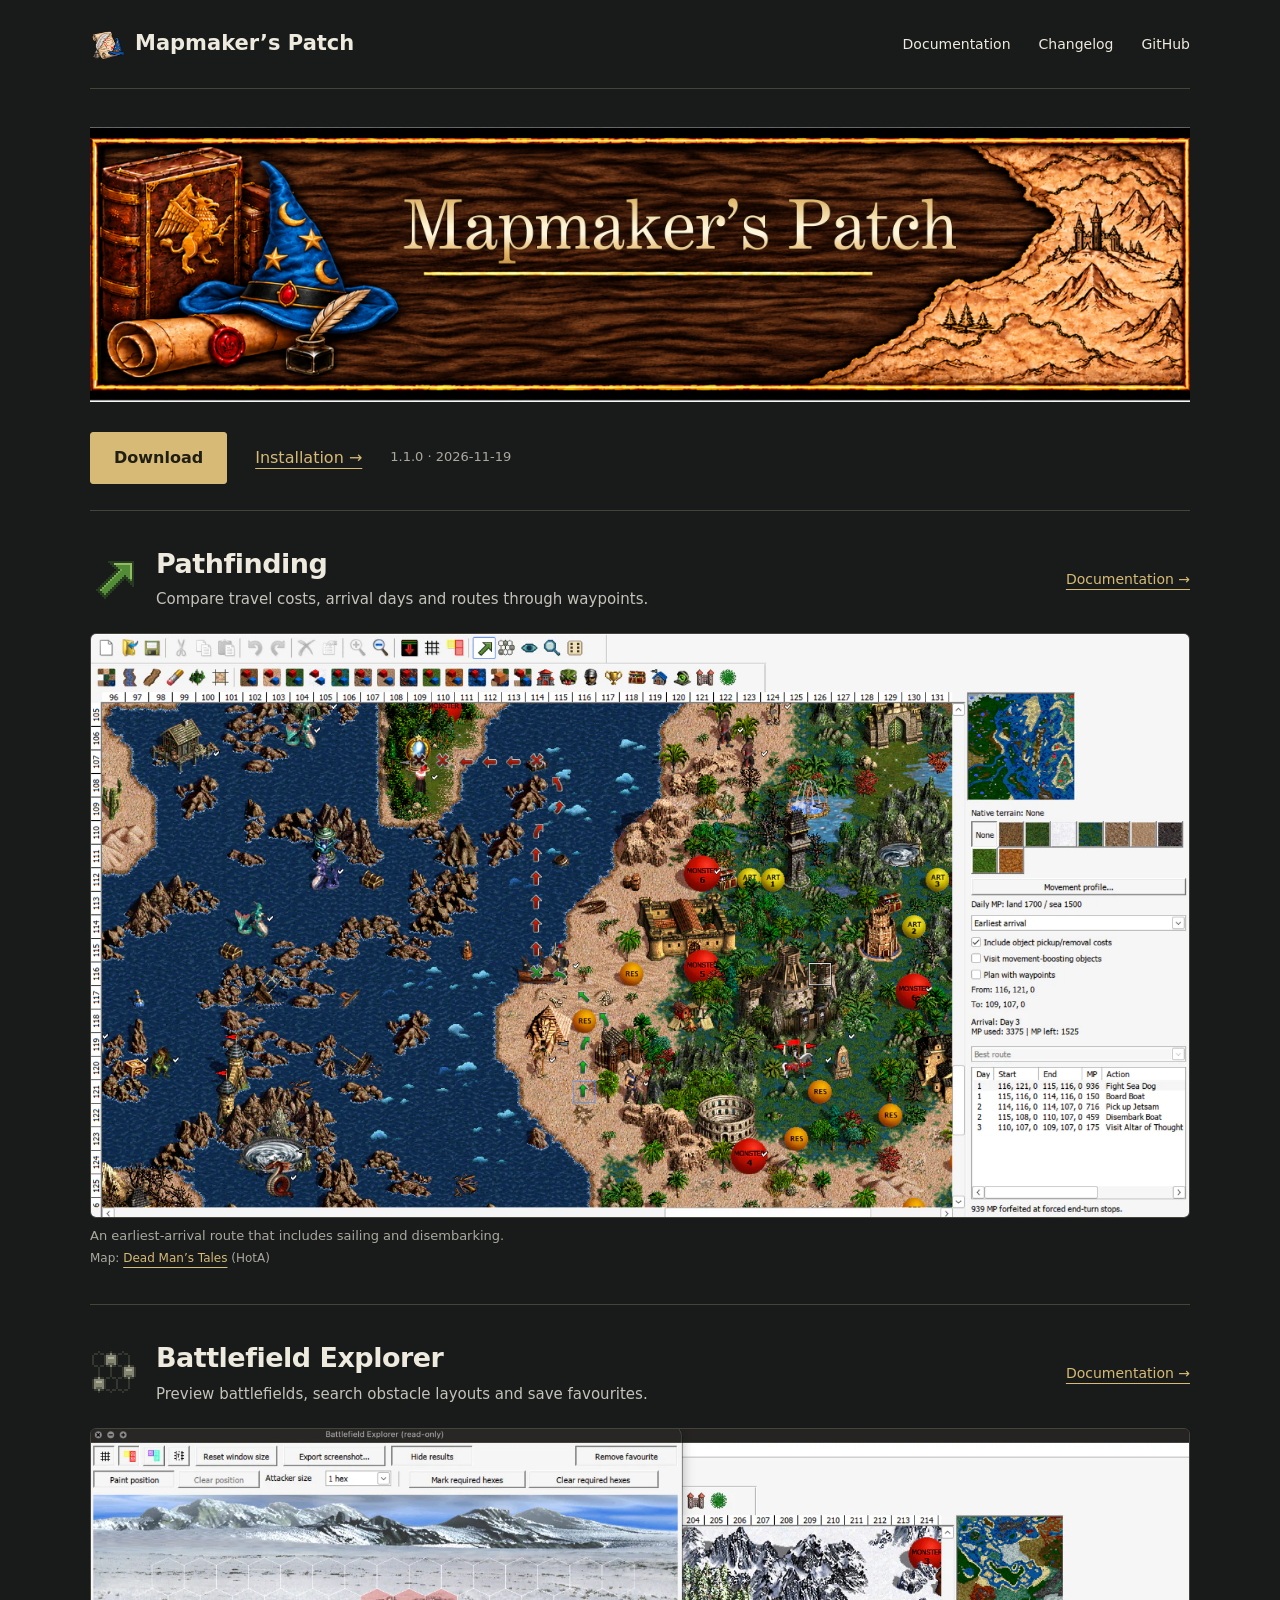
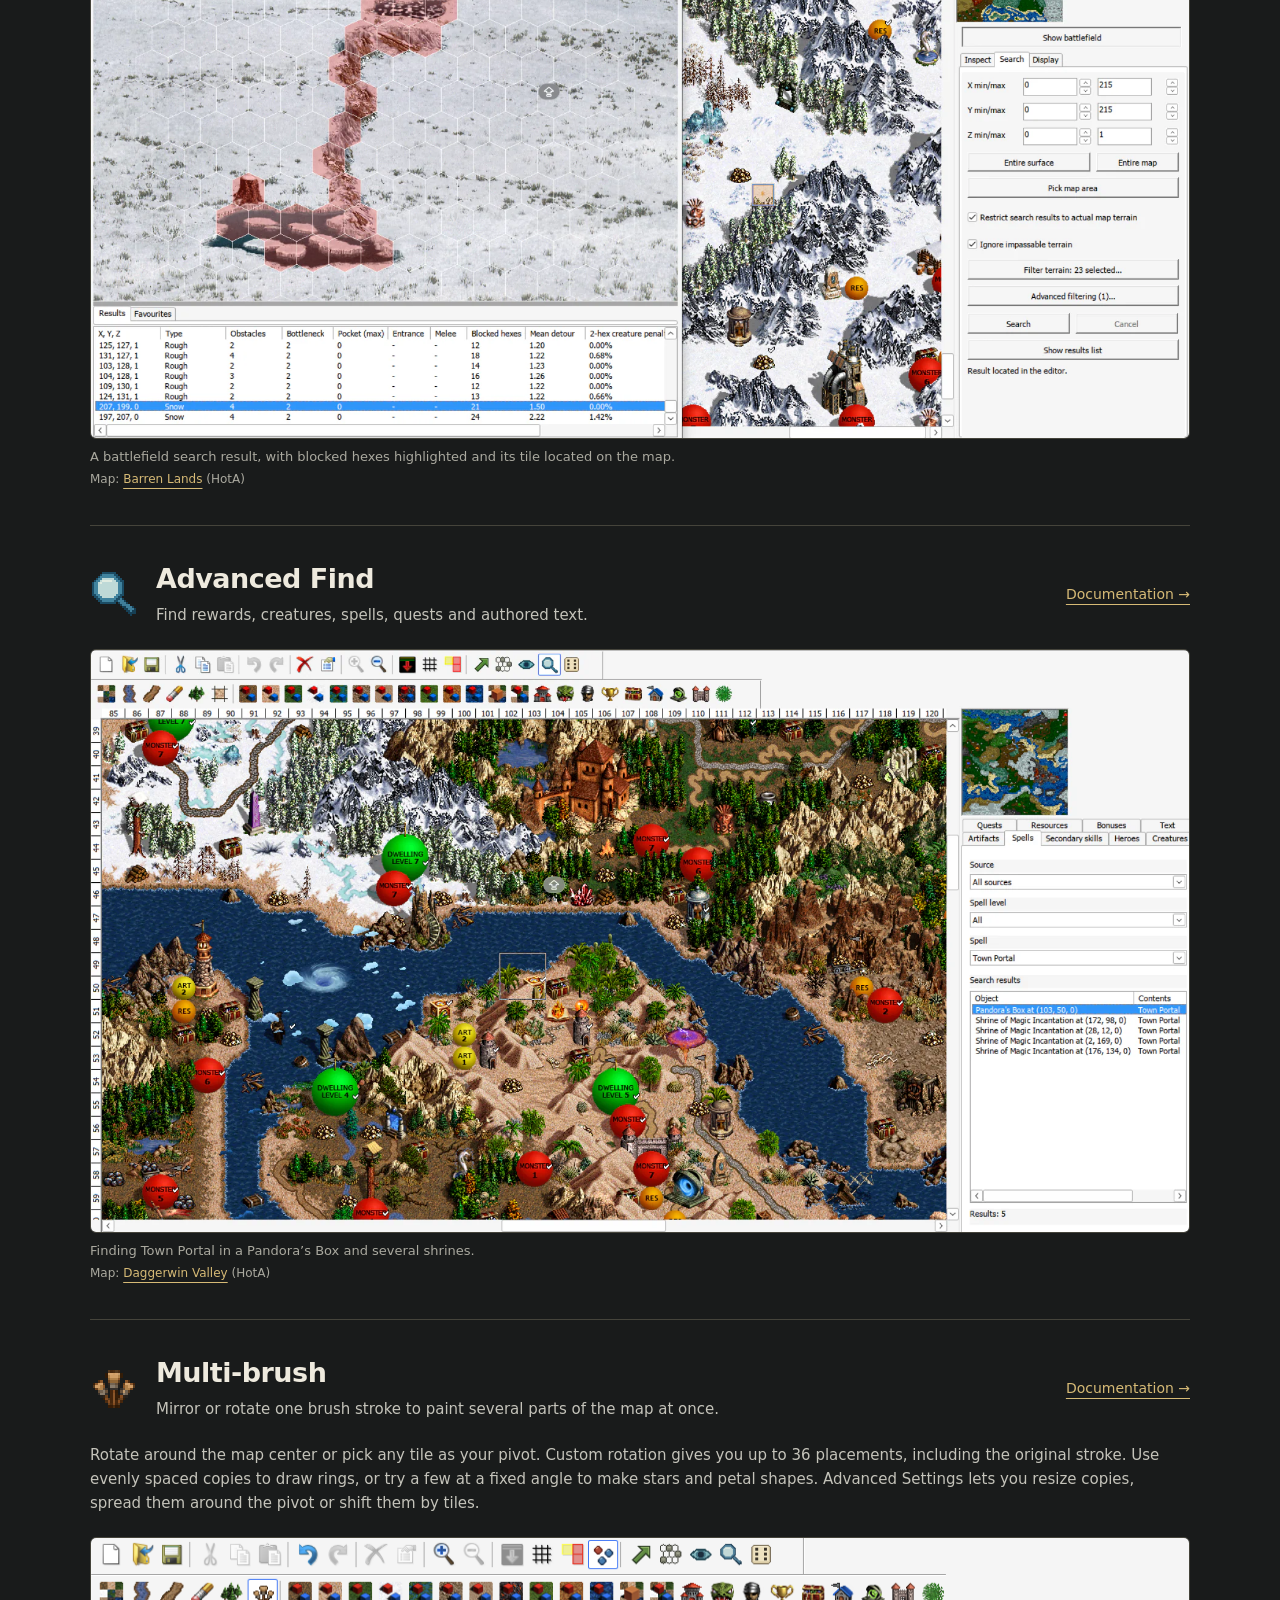
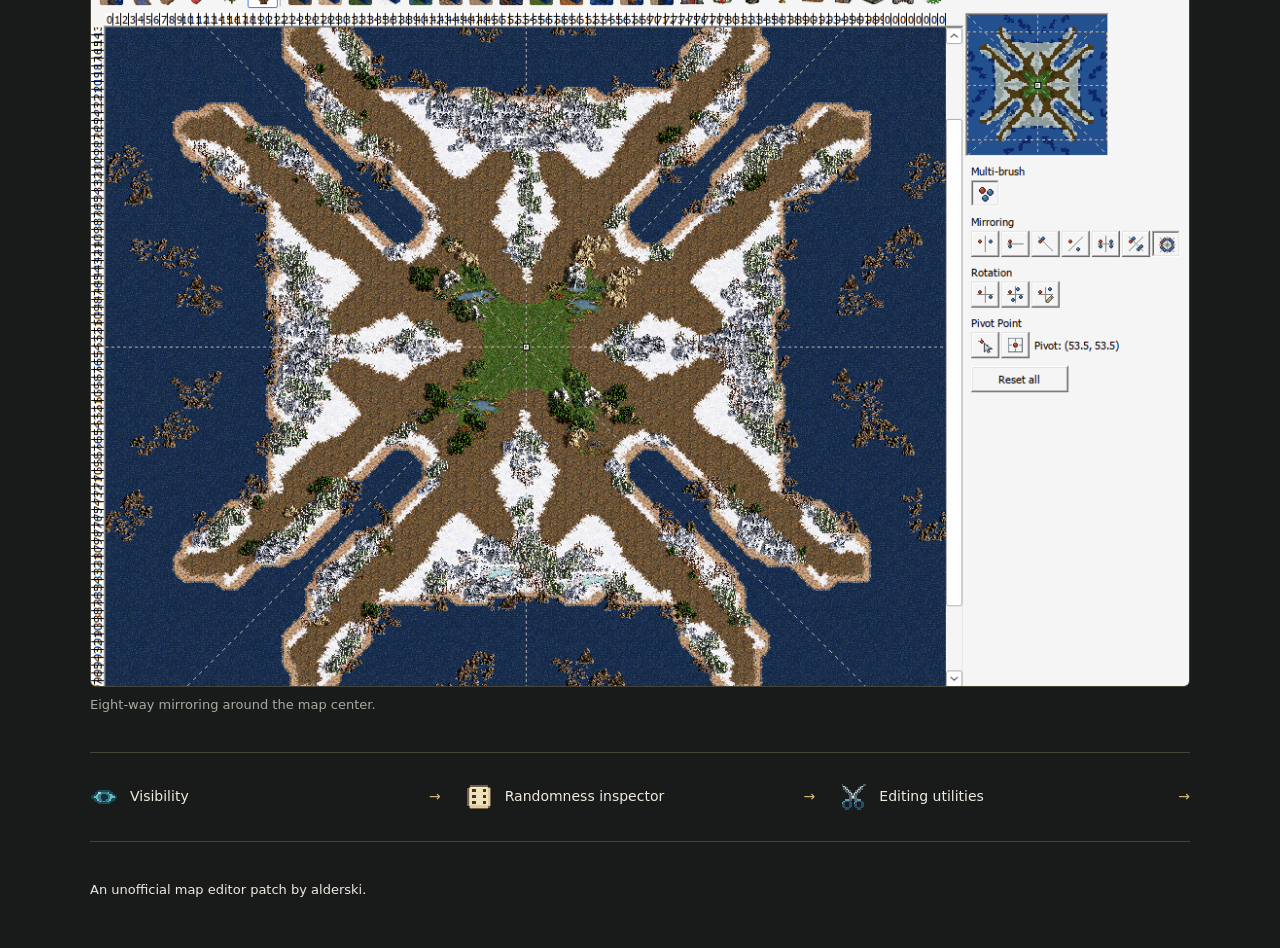
<file: docs/index.html>
<!doctype html>
<html lang="en"><head><meta charset="utf-8"><meta name="viewport" content="width=device-width, initial-scale=1"><meta name="color-scheme" content="dark"><meta name="description" content="An unofficial map editor patch for HotA 1.8.1, by alderski."><meta property="og:type" content="website"><meta property="og:title" content="Mapmaker’s Patch for HotA"><meta property="og:description" content="An unofficial map editor patch for HotA 1.8.1, by alderski."><meta property="og:image" content="https://alderski-h3.github.io/mapmakers-patch/assets/editor-icon.png"><meta property="og:image:alt" content="A wizard’s hat, quill, and rolled map"><title>Mapmaker’s Patch for HotA</title><link rel="icon" href="assets/editor-icon.ico" sizes="any"><link rel="stylesheet" href="style.css"></head>
<body><a class="skip" href="#main">Skip to content</a><header class="wrap site-header"><a class="brand" href="index.html"><img src="assets/editor-icon.png" alt="" width="36" height="36">Mapmaker’s Patch</a><nav aria-label="Main navigation"><a href="documentation.html">Documentation</a><a href="changelog.html">Changelog</a><a href="https://github.com/alderski-h3/mapmakers-patch">GitHub</a></nav></header>
<main id="main" class="wrap"><h1 class="sr-only">Mapmaker’s Patch</h1><img class="banner" src="assets/banner.png" alt="Mapmaker’s Patch — illustrated book, wizard’s hat and map" width="1312" height="328">
<section id="download" class="download" aria-label="Download">
  <div class="download-row">
    <div id="download-actions">
      <a class="button primary" href="https://github.com/alderski-h3/mapmakers-patch/releases/download/v1.1.0/Mapmakers-Patch-1.1.0.zip">Download</a>
    </div>
    <a href="documentation.html#installation">Installation →</a><span id="release-status">1.1.0 · 2026-11-19</span>
  </div>
</section>
<section class="feature" aria-labelledby="pathfinding">
  <div class="feature-heading"><img class="tool-icon" src="assets/01-pathfinding.png" alt="" width="48" height="48"><div><h2 id="pathfinding">Pathfinding</h2><p>Compare travel costs, arrival days and routes through waypoints.</p></div><a class="doc-link" href="documentation.html#pathfinding">Documentation →</a></div>
  <figure class="feature-shot"><a href="assets/pathfinding.webp" aria-label="Open full-size Pathfinding screenshot"><img src="assets/pathfinding.webp" alt="Route arrows cross land and sea while the Pathfinding panel lists a Day 3 arrival and each step." width="1800" height="955" loading="lazy" decoding="async"></a><figcaption>An earliest-arrival route that includes sailing and disembarking.<small class="map-credit">Map: <a href="https://heroes.thelazy.net/index.php/Dead_Man%27s_Tales">Dead Man’s Tales</a> (HotA)</small></figcaption></figure>
</section>
<section class="feature" aria-labelledby="battlefield-explorer">
  <div class="feature-heading"><img class="tool-icon" src="assets/02-battlefield-explorer.png" alt="" width="48" height="48"><div><h2 id="battlefield-explorer">Battlefield Explorer</h2><p>Preview battlefields, search obstacle layouts and save favourites.</p></div><a class="doc-link" href="documentation.html#battlefield-explorer">Documentation →</a></div>
  <figure class="feature-shot"><a href="assets/battlefield-explorer.webp" aria-label="Open full-size Battlefield Explorer screenshot"><img src="assets/battlefield-explorer.webp" alt="A snowy battlefield with highlighted obstacle hexes, a search results table, and the corresponding map tile." width="1800" height="999" loading="lazy" decoding="async"></a><figcaption>A battlefield search result, with blocked hexes highlighted and its tile located on the map.<small class="map-credit">Map: <a href="https://heroes.thelazy.net/index.php/Barren_Lands">Barren Lands</a> (HotA)</small></figcaption></figure>
</section>
<section class="feature" aria-labelledby="advanced-find">
  <div class="feature-heading"><img class="tool-icon" src="assets/04-advanced-find.png" alt="" width="48" height="48"><div><h2 id="advanced-find">Advanced Find</h2><p>Find rewards, creatures, spells, quests and authored text.</p></div><a class="doc-link" href="documentation.html#advanced-find">Documentation →</a></div>
  <figure class="feature-shot"><a href="assets/advanced-find.webp" aria-label="Open full-size Advanced Find screenshot"><img src="assets/advanced-find.webp" alt="Advanced Find lists five sources of Town Portal and selects a matching Pandora’s Box on the map." width="1800" height="955" loading="lazy" decoding="async"></a><figcaption>Finding Town Portal in a Pandora’s Box and several shrines.<small class="map-credit">Map: <a href="https://heroes.thelazy.net/index.php/Daggerwin_Valley">Daggerwin Valley</a> (HotA)</small></figcaption></figure>
</section>
<section class="feature" aria-labelledby="multi-brush">
  <div class="feature-heading"><img class="tool-icon" src="assets/multi-brush.png" alt="" width="48" height="48"><div><h2 id="multi-brush">Multi-brush</h2><p>Mirror or rotate one brush stroke to paint several parts of the map at once.</p></div><a class="doc-link" href="documentation.html#multi-brush">Documentation →</a></div>
  <p>Rotate around the map center or pick any tile as your pivot. Custom rotation gives you up to 36 placements, including the original stroke. Use evenly spaced copies to draw rings, or try a few at a fixed angle to make stars and petal shapes. Advanced Settings lets you resize copies, spread them around the pivot or shift them by tiles.</p>
  <figure class="feature-shot"><a href="assets/multi-brush.webp" aria-label="Open full-size Multi-brush screenshot"><img src="assets/multi-brush.webp" alt="Eight matching arms radiate from the center of an island. The map and minimap show the symmetry guides, and the sidebar shows the mirroring, rotation and pivot controls." width="2258" height="1538" loading="lazy" decoding="async"></a><figcaption>Eight-way mirroring around the map center.</figcaption></figure>
</section>
<div class="other-tools" aria-label="More tools">
  <a href="documentation.html#visibility"><img class="tool-icon" src="assets/03-visibility.png" alt="" width="48" height="48">Visibility<span aria-hidden="true">→</span></a>
  <a href="documentation.html#randomness-inspector"><img class="tool-icon" src="assets/05-randomness-inspector.png" alt="" width="48" height="48">Randomness inspector<span aria-hidden="true">→</span></a>
  <a href="documentation.html#editing-utilities"><img class="tool-icon" src="assets/06-cut-map-area.png" alt="" width="48" height="48">Editing utilities<span aria-hidden="true">→</span></a>
</div>
<script src="release.js" defer></script></main>
<footer class="wrap"><p>An unofficial map editor patch by alderski.</p></footer></body></html>
</file>
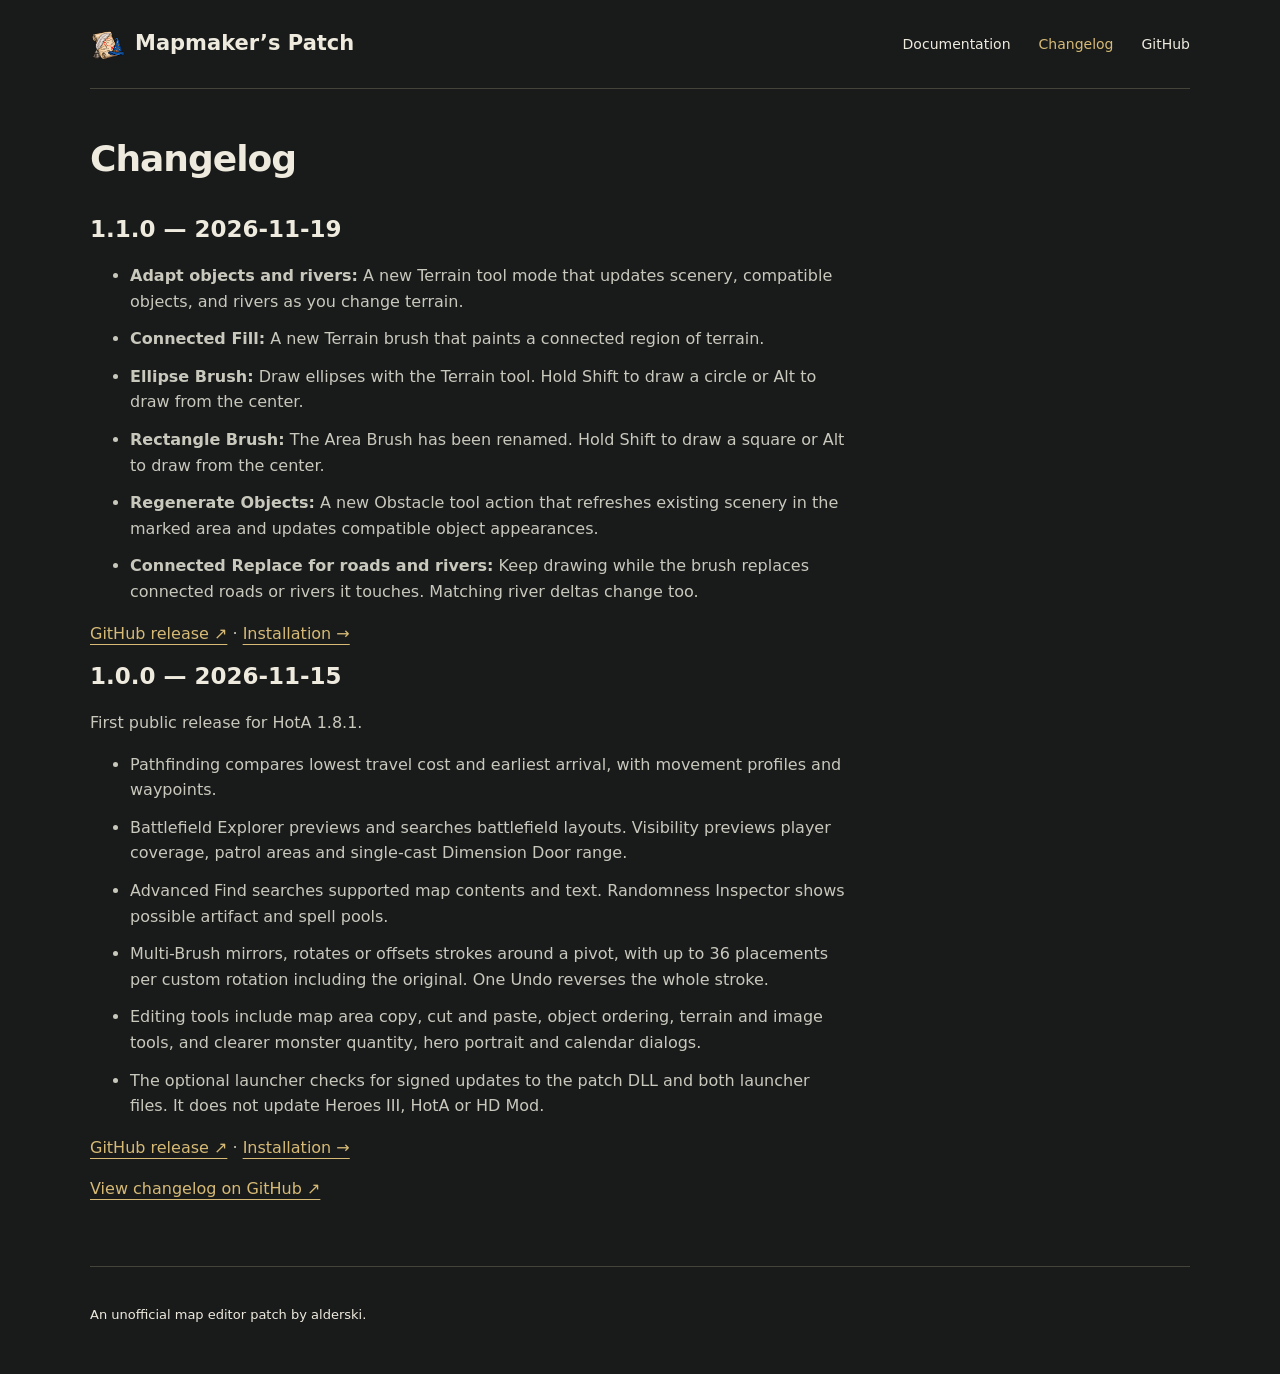
<file: docs/changelog.html>
<!doctype html>
<html lang="en"><head><meta charset="utf-8"><meta name="viewport" content="width=device-width, initial-scale=1"><meta name="color-scheme" content="dark"><meta name="description" content="Mapmaker’s Patch for HotA release notes."><title>Changelog — Mapmaker’s Patch for HotA</title><link rel="icon" href="assets/editor-icon.ico" sizes="any"><link rel="stylesheet" href="style.css"></head>
<body><a class="skip" href="#main">Skip to content</a><header class="wrap site-header"><a class="brand" href="index.html"><img src="assets/editor-icon.png" alt="" width="36" height="36">Mapmaker’s Patch</a><nav aria-label="Main navigation"><a href="documentation.html">Documentation</a><a href="changelog.html" aria-current="page">Changelog</a><a href="https://github.com/alderski-h3/mapmakers-patch">GitHub</a></nav></header>
<main id="main" class="wrap"><article class="prose changelog">
  <h1>Changelog</h1>
  <h2>1.1.0 — 2026-11-19</h2>
  <ul>
    <li><strong>Adapt objects and rivers:</strong> A new Terrain tool mode that updates scenery, compatible objects, and rivers as you change terrain.</li>
    <li><strong>Connected Fill:</strong> A new Terrain brush that paints a connected region of terrain.</li>
    <li><strong>Ellipse Brush:</strong> Draw ellipses with the Terrain tool. Hold Shift to draw a circle or Alt to draw from the center.</li>
    <li><strong>Rectangle Brush:</strong> The Area Brush has been renamed. Hold Shift to draw a square or Alt to draw from the center.</li>
    <li><strong>Regenerate Objects:</strong> A new Obstacle tool action that refreshes existing scenery in the marked area and updates compatible object appearances.</li>
    <li><strong>Connected Replace for roads and rivers:</strong> Keep drawing while the brush replaces connected roads or rivers it touches. Matching river deltas change too.</li>
  </ul>
  <p><a href="https://github.com/alderski-h3/mapmakers-patch/releases/tag/v1.1.0">GitHub release ↗</a> · <a href="documentation.html#installation">Installation →</a></p>
  <h2>1.0.0 — 2026-11-15</h2>
  <p>First public release for HotA 1.8.1.</p>
  <ul>
    <li>Pathfinding compares lowest travel cost and earliest arrival, with movement profiles and waypoints.</li>
    <li>Battlefield Explorer previews and searches battlefield layouts. Visibility previews player coverage, patrol areas and single-cast Dimension Door range.</li>
    <li>Advanced Find searches supported map contents and text. Randomness Inspector shows possible artifact and spell pools.</li>
    <li>Multi-Brush mirrors, rotates or offsets strokes around a pivot, with up to 36 placements per custom rotation including the original. One Undo reverses the whole stroke.</li>
    <li>Editing tools include map area copy, cut and paste, object ordering, terrain and image tools, and clearer monster quantity, hero portrait and calendar dialogs.</li>
    <li>The optional launcher checks for signed updates to the patch DLL and both launcher files. It does not update Heroes III, HotA or HD Mod.</li>
  </ul>
  <p><a href="https://github.com/alderski-h3/mapmakers-patch/releases/tag/v1.0.0">GitHub release ↗</a> · <a href="documentation.html#installation">Installation →</a></p>
  <p><a href="https://github.com/alderski-h3/mapmakers-patch/blob/main/CHANGELOG.md">View changelog on GitHub ↗</a></p>
</article></main>
<footer class="wrap"><p>An unofficial map editor patch by alderski.</p></footer></body></html>
</file>
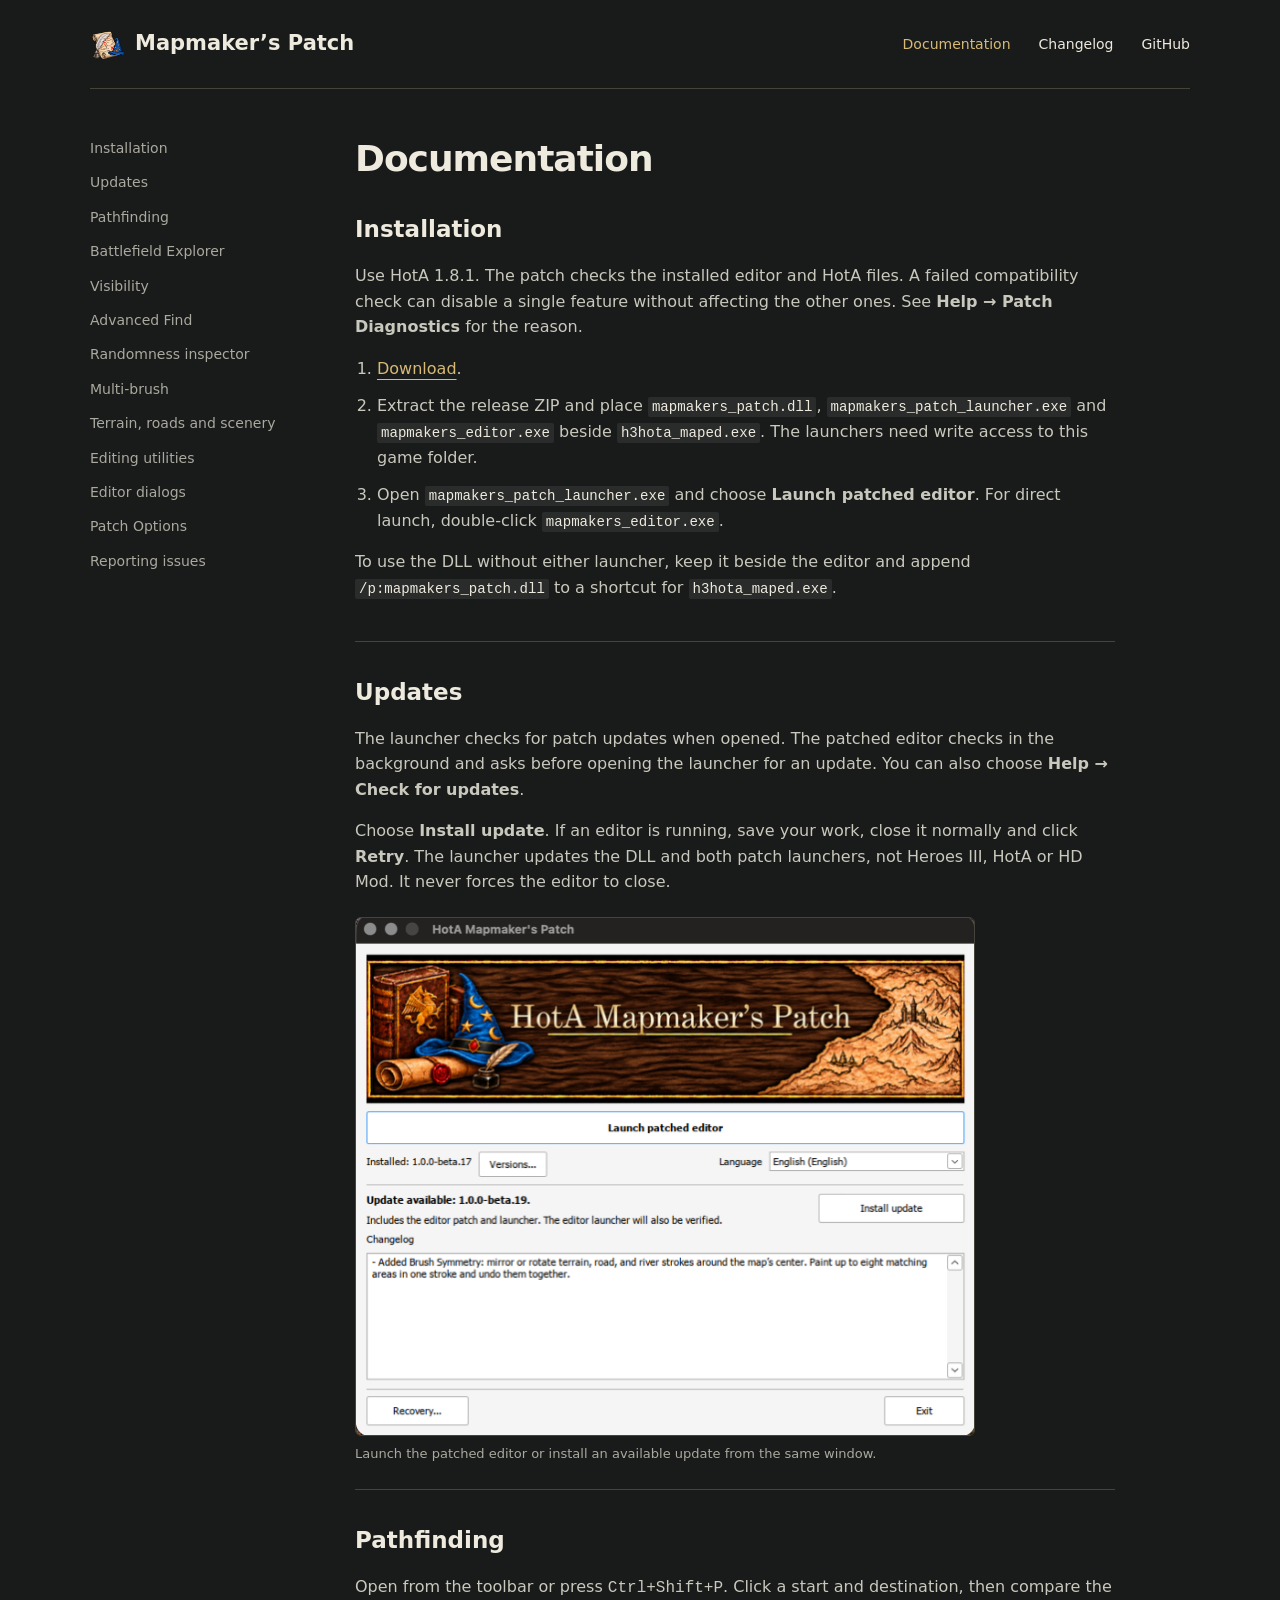
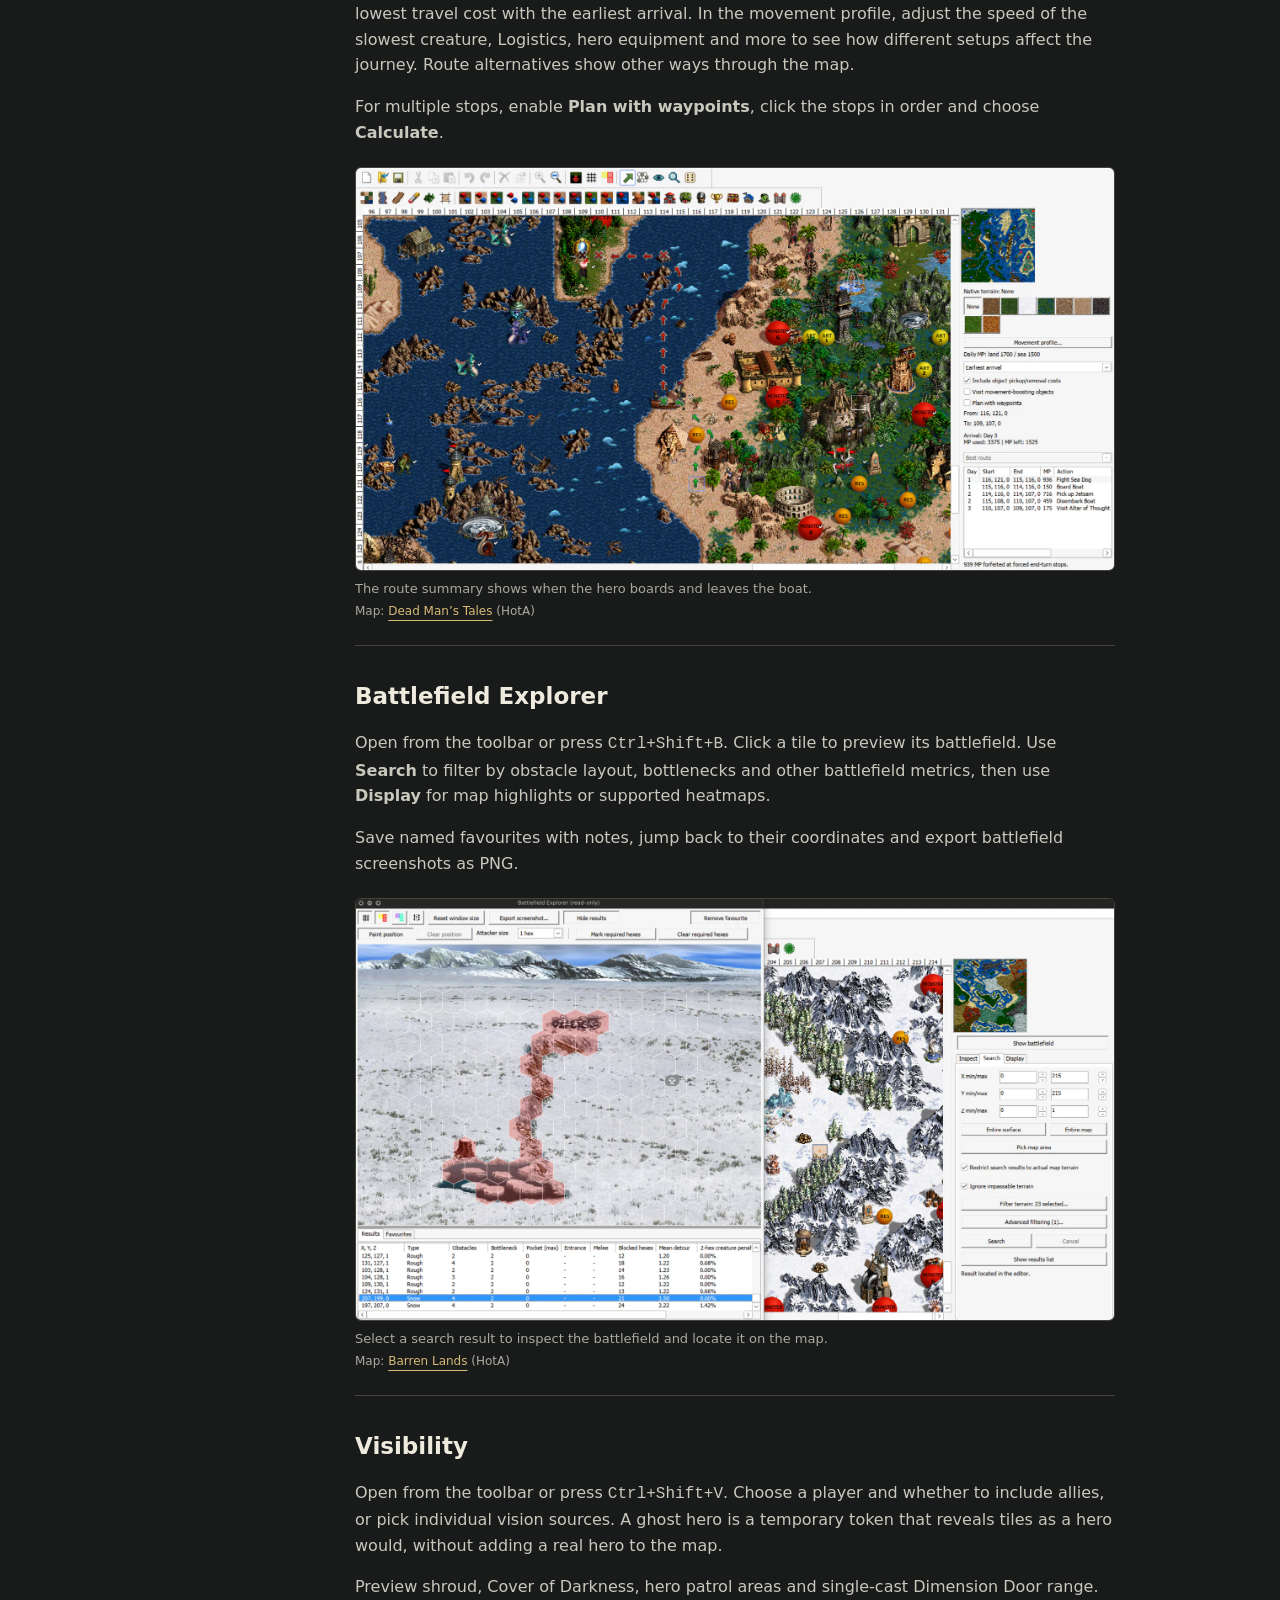
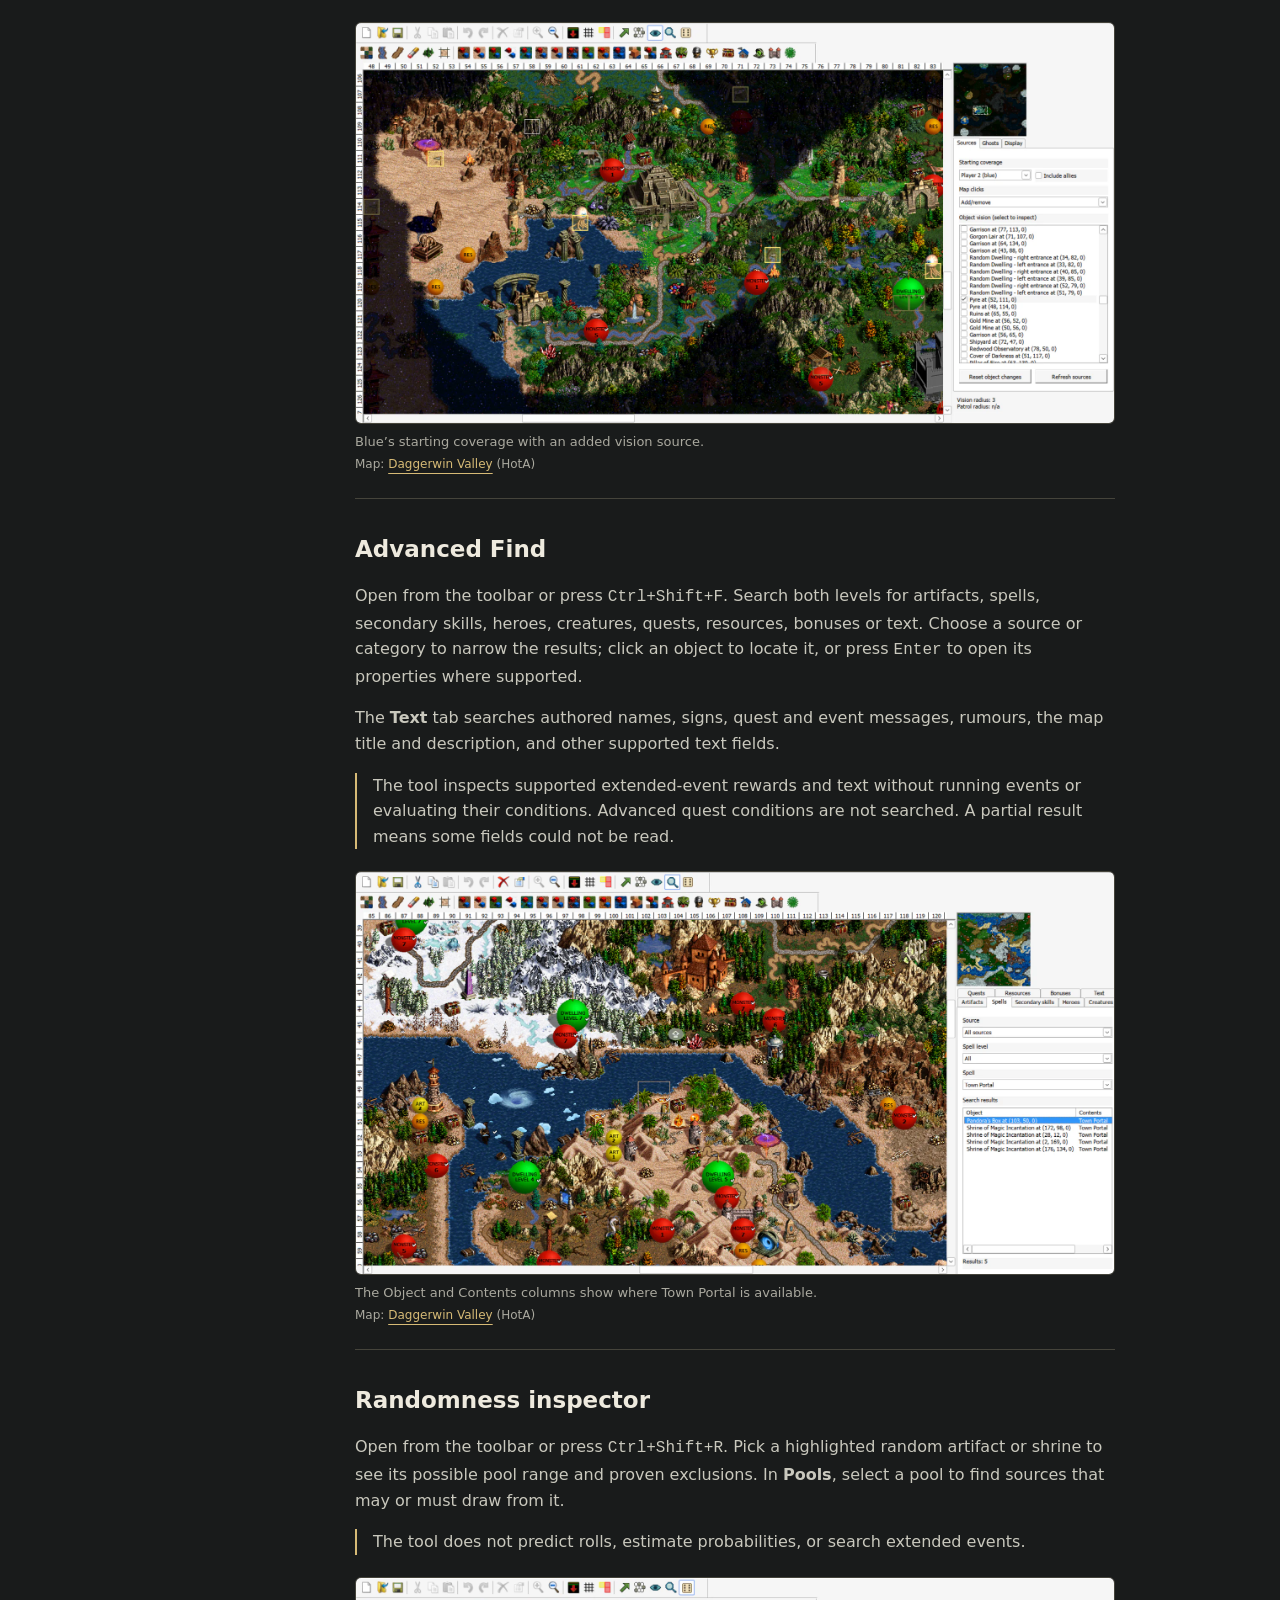
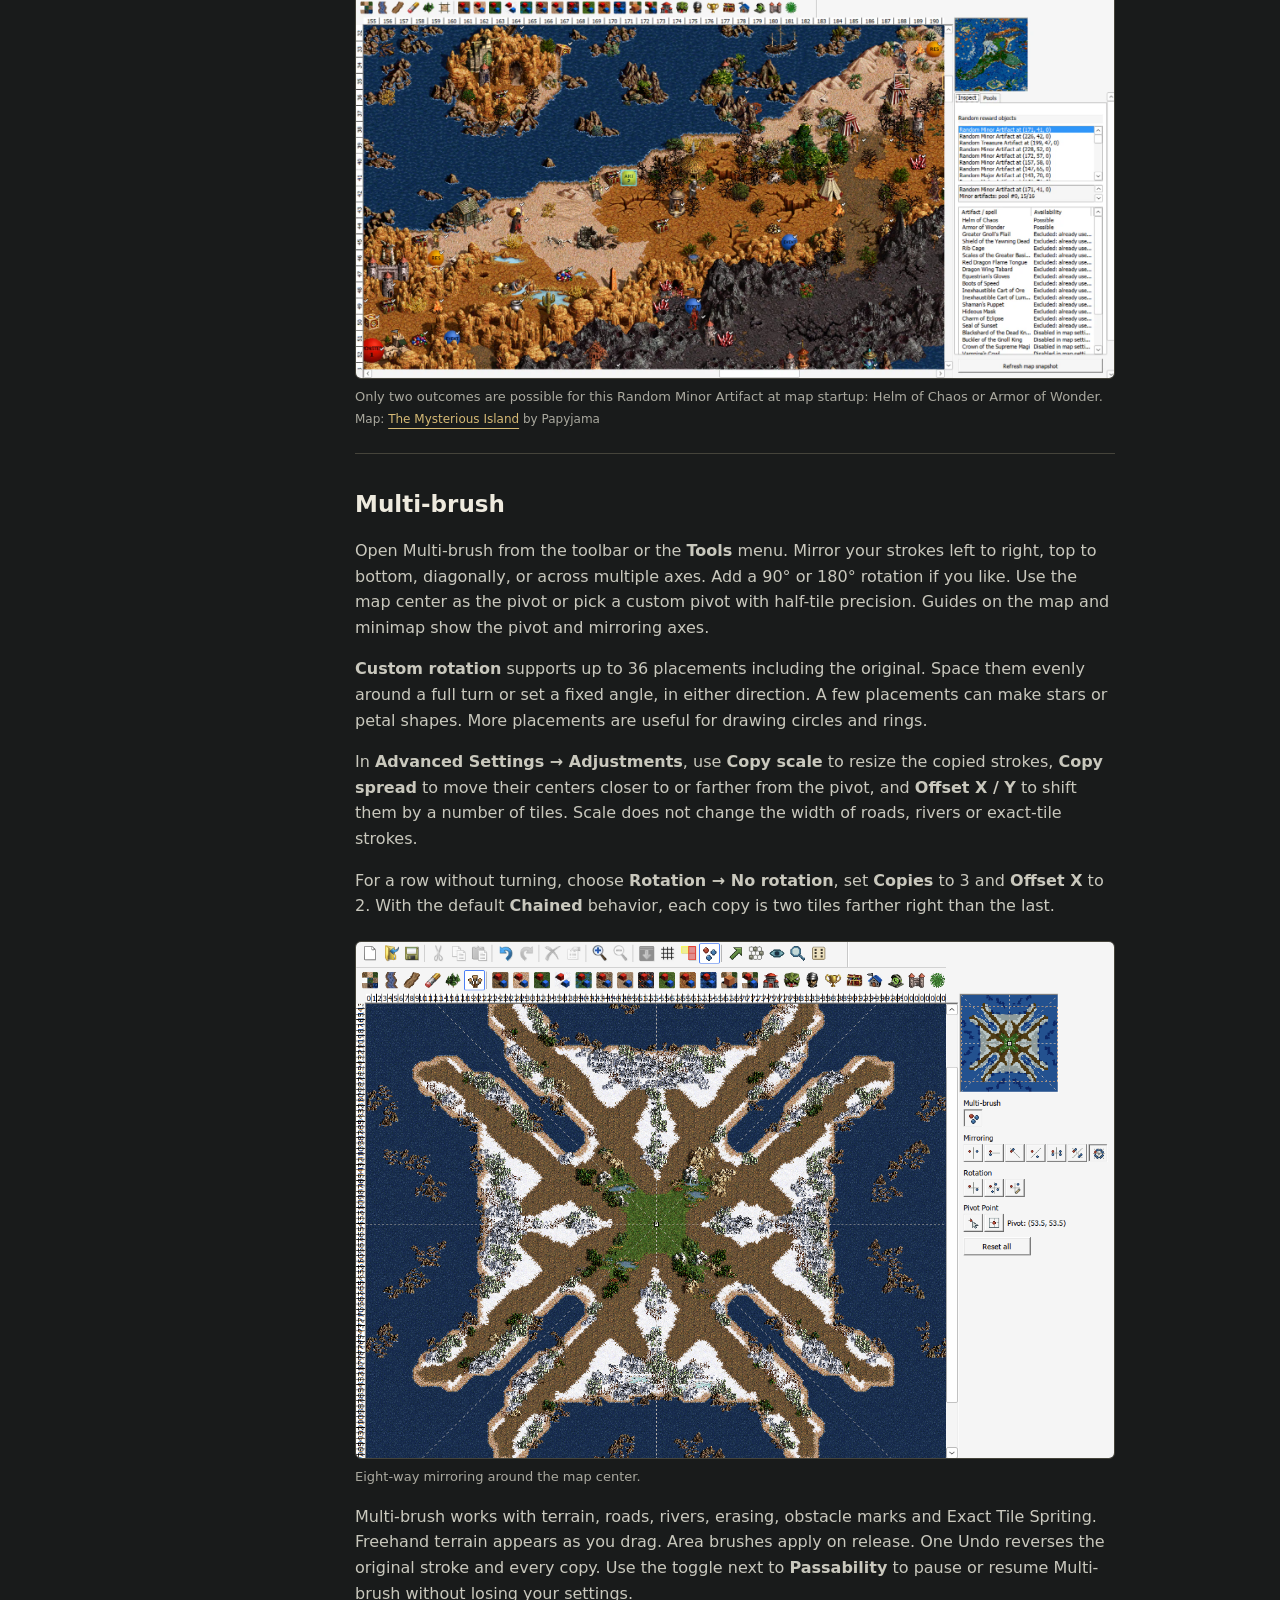
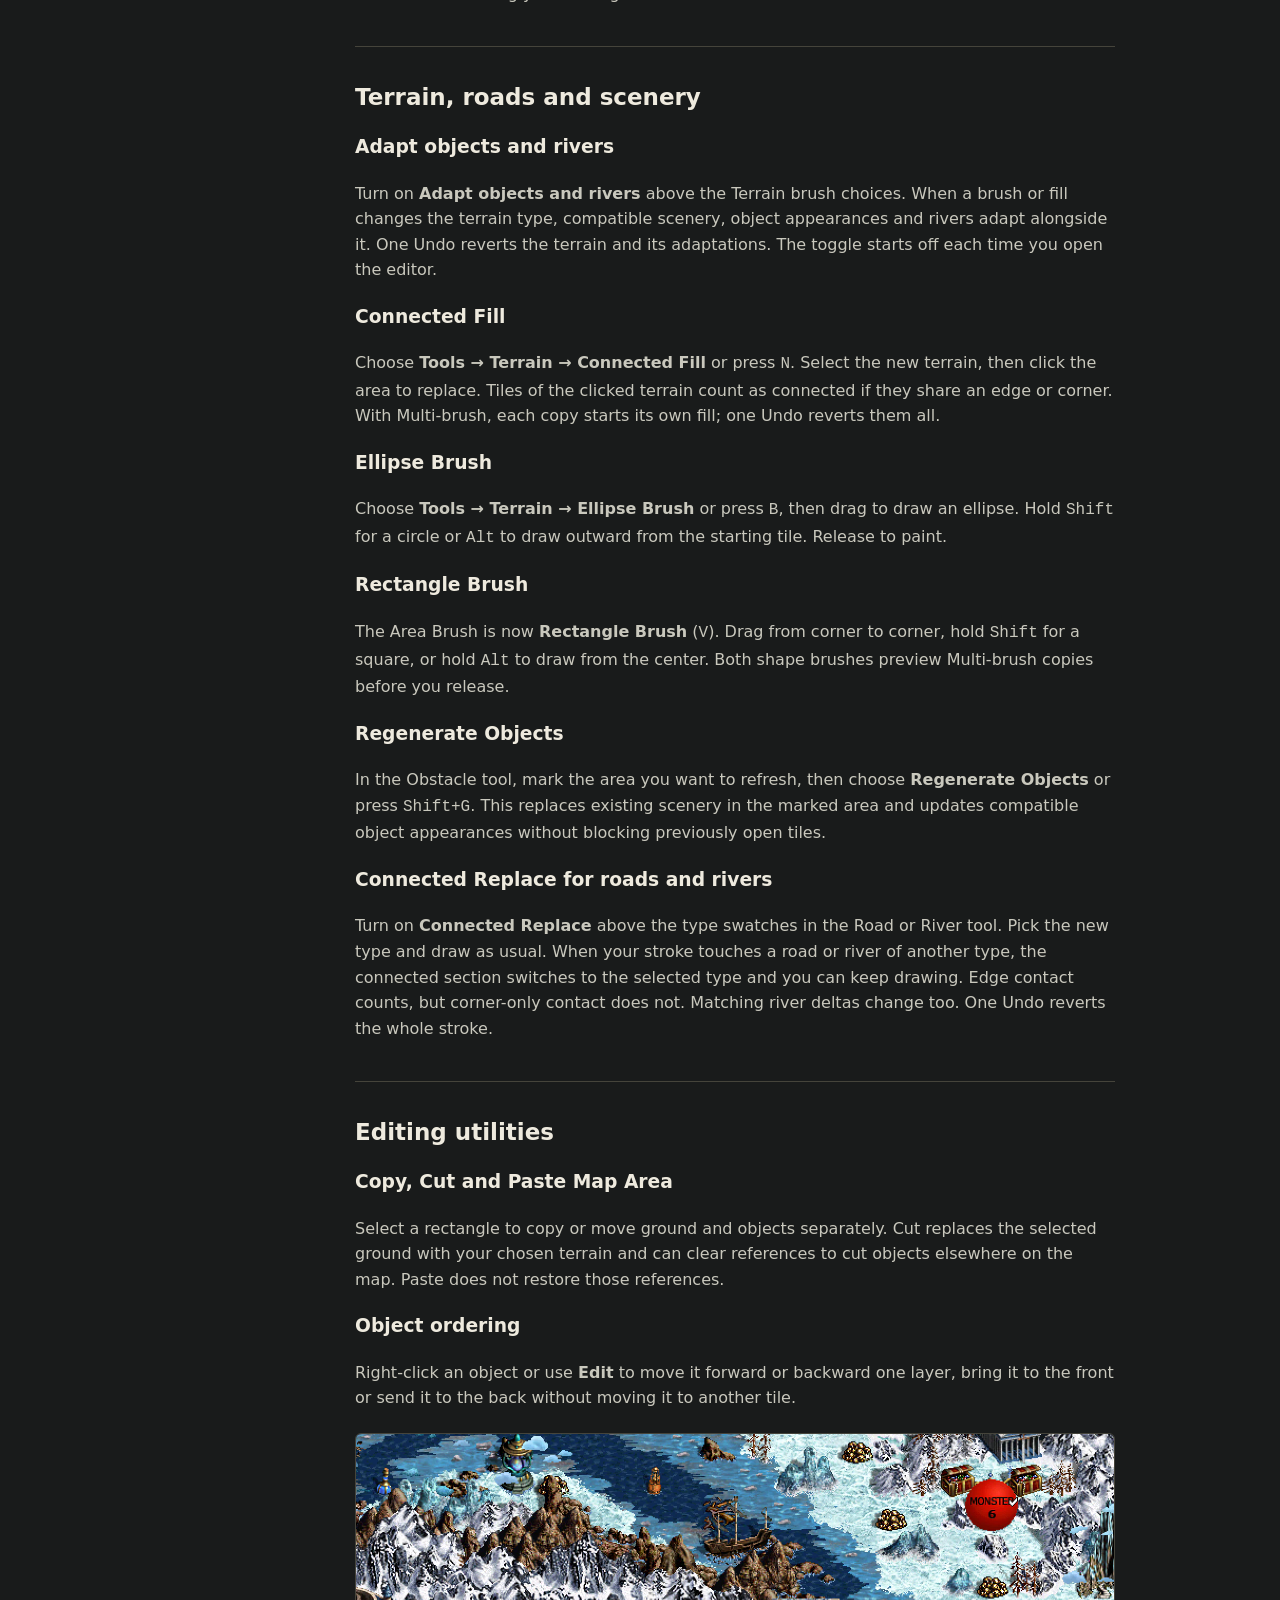
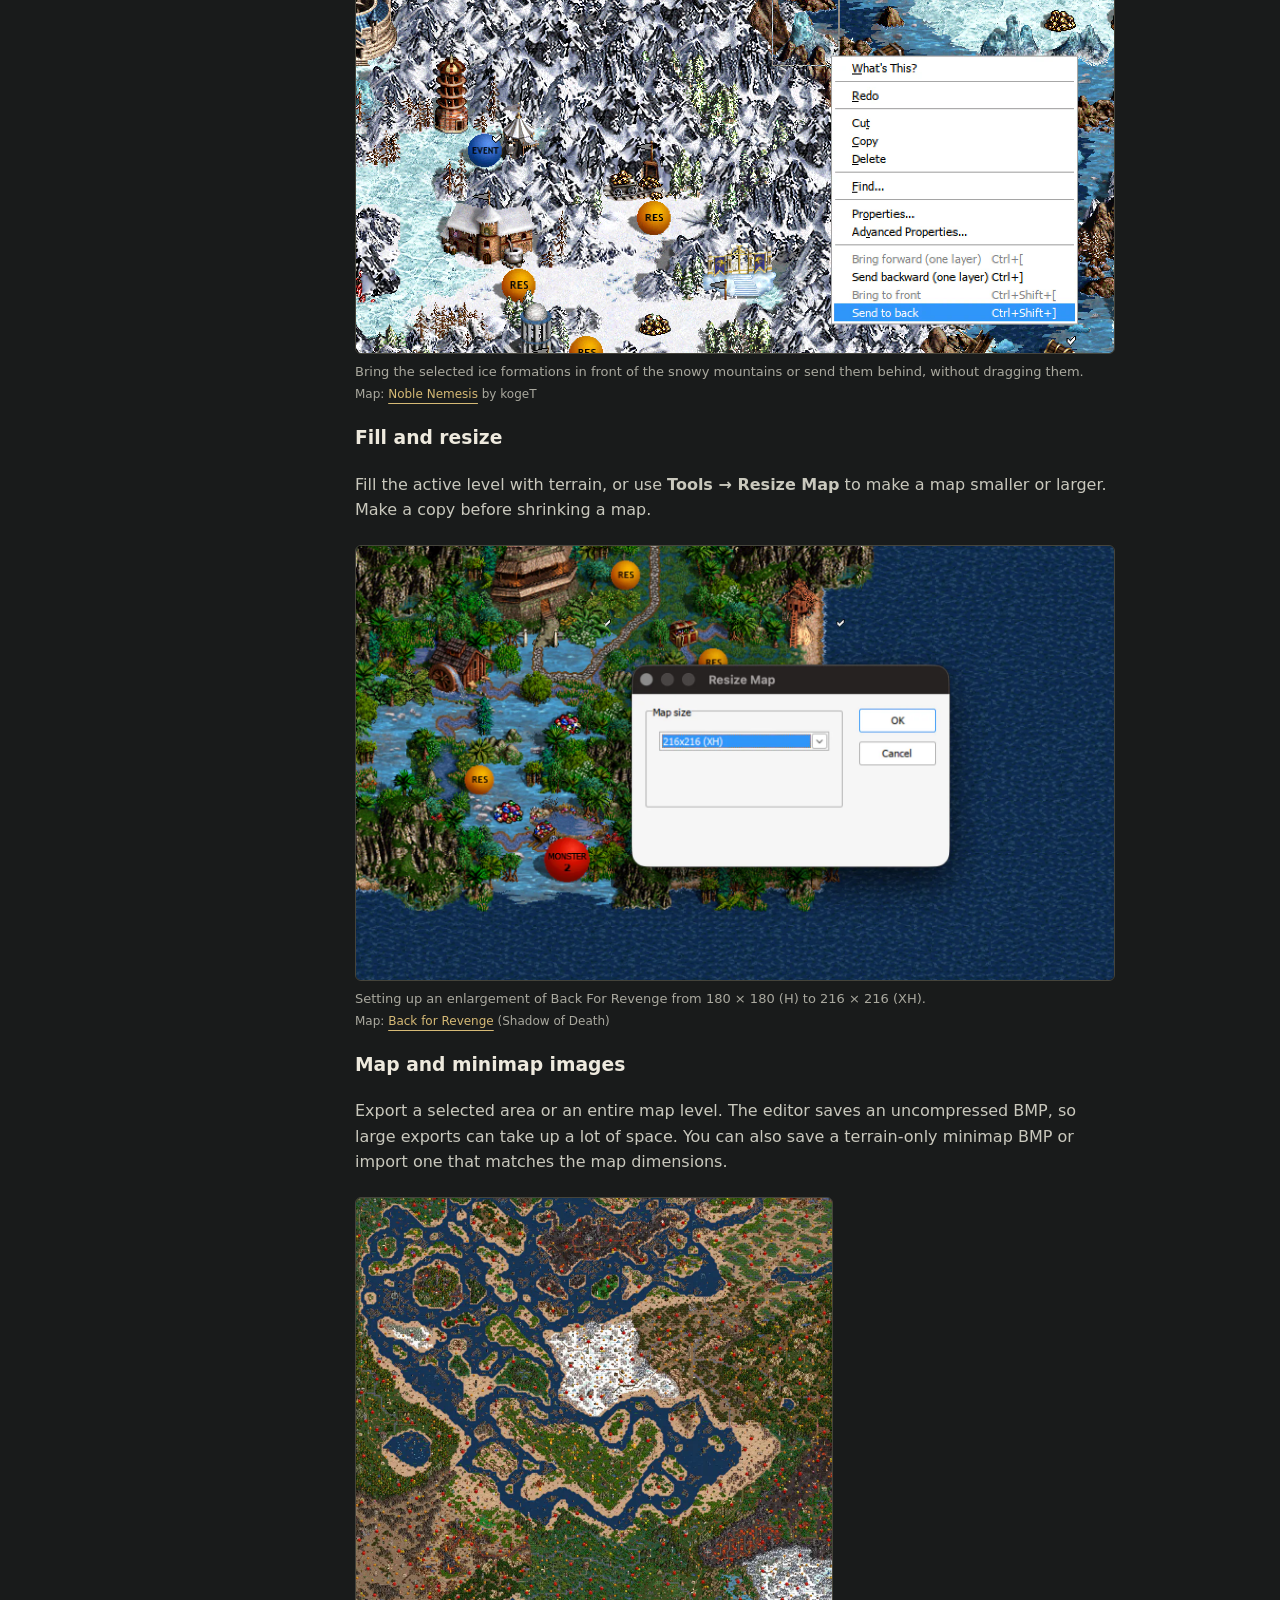
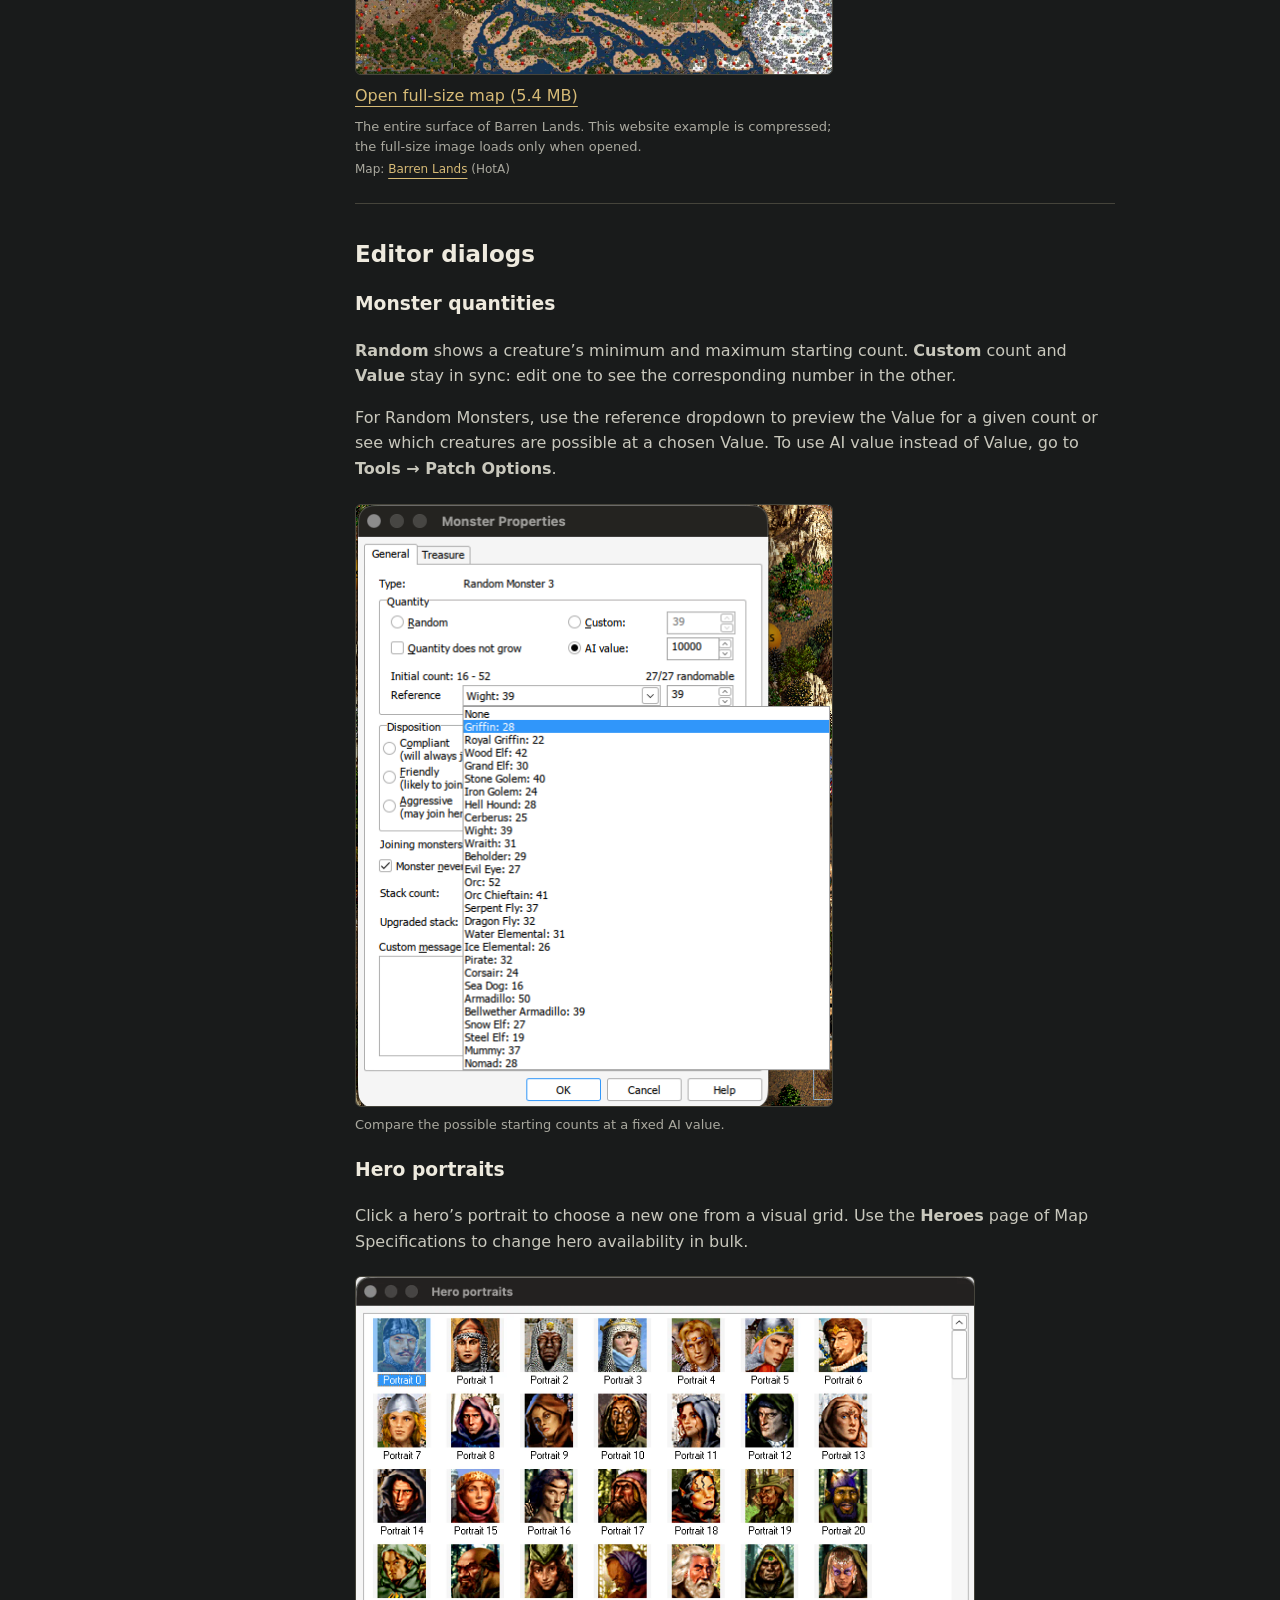
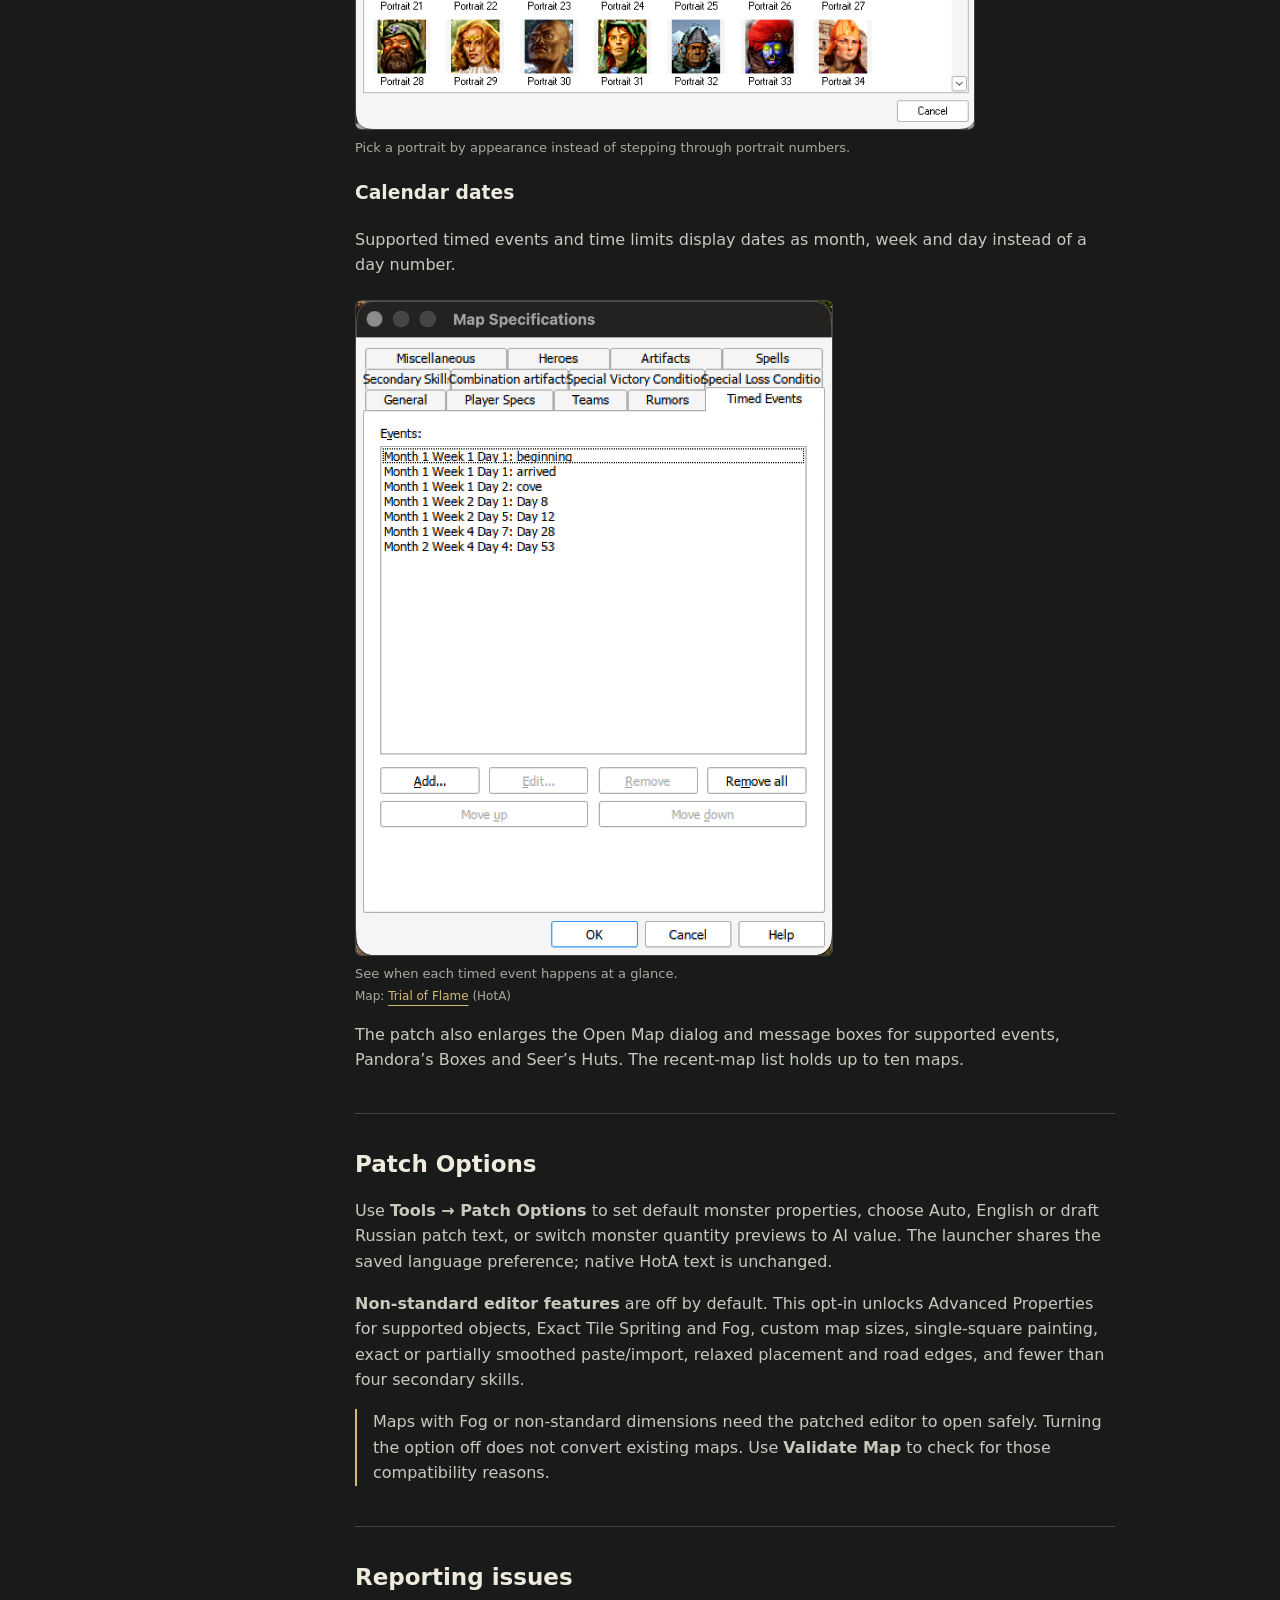
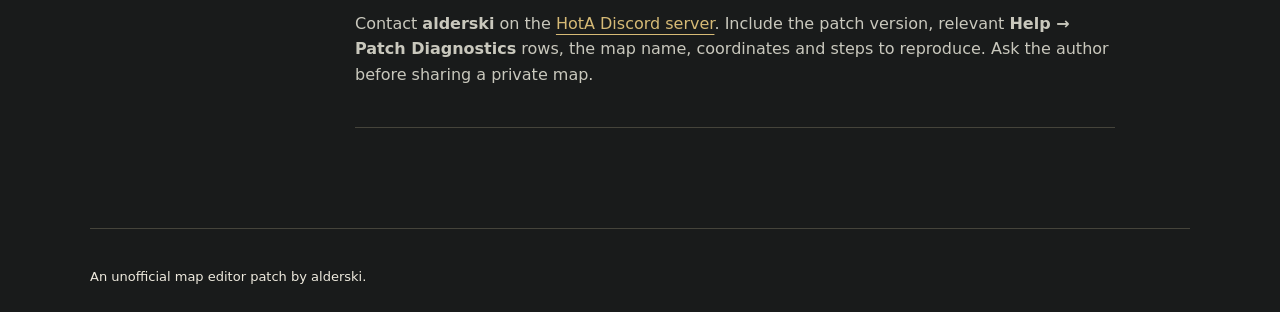
<file: docs/documentation.html>
<!doctype html>
<html lang="en"><head><meta charset="utf-8"><meta name="viewport" content="width=device-width, initial-scale=1"><meta name="color-scheme" content="dark"><meta name="description" content="Mapmaker’s Patch for HotA: installation and editor tool documentation."><title>Documentation — Mapmaker’s Patch for HotA</title><link rel="icon" href="assets/editor-icon.ico" sizes="any"><link rel="stylesheet" href="style.css"></head>
<body><a class="skip" href="#main">Skip to content</a><header class="wrap site-header"><a class="brand" href="index.html"><img src="assets/editor-icon.png" alt="" width="36" height="36">Mapmaker’s Patch</a><nav aria-label="Main navigation"><a href="documentation.html" aria-current="page">Documentation</a><a href="changelog.html">Changelog</a><a href="https://github.com/alderski-h3/mapmakers-patch">GitHub</a></nav></header>
<main id="main" class="wrap">
  <div class="docs-layout">
    <aside class="docs-nav"><nav aria-label="Documentation topics">
      <a href="#installation">Installation</a>
      <a href="#updates">Updates</a>
      <a href="#pathfinding">Pathfinding</a>
      <a href="#battlefield-explorer">Battlefield Explorer</a>
      <a href="#visibility">Visibility</a>
      <a href="#advanced-find">Advanced Find</a>
      <a href="#randomness-inspector">Randomness inspector</a>
      <a href="#multi-brush">Multi-brush</a>
      <a href="#terrain-roads-and-scenery">Terrain, roads and scenery</a>
      <a href="#editing-utilities">Editing utilities</a>
      <a href="#editor-dialogs">Editor dialogs</a>
      <a href="#patch-options">Patch Options</a>
      <a href="#reporting-issues">Reporting issues</a>
    </nav></aside>
    <article class="prose">
      <h1>Documentation</h1>
      <section id="installation">
        <h2>Installation</h2>
        <p>Use HotA 1.8.1. The patch checks the installed editor and HotA files. A failed compatibility check can disable a single feature without affecting the other ones. See <strong>Help → Patch Diagnostics</strong> for the reason.</p>
        <ol>
          <li id="installation-download"><a href="https://github.com/alderski-h3/mapmakers-patch/releases/download/v1.1.0/Mapmakers-Patch-1.1.0.zip">Download</a>.</li>
          <li>Extract the release ZIP and place <code>mapmakers_patch.dll</code>, <code>mapmakers_patch_launcher.exe</code> and <code>mapmakers_editor.exe</code> beside <code>h3hota_maped.exe</code>. The launchers need write access to this game folder.</li>
          <li>Open <code>mapmakers_patch_launcher.exe</code> and choose <strong>Launch patched editor</strong>. For direct launch, double-click <code>mapmakers_editor.exe</code>.</li>
        </ol>
        <p>To use the DLL without either launcher, keep it beside the editor and append <code>/p:mapmakers_patch.dll</code> to a shortcut for <code>h3hota_maped.exe</code>.</p>
      </section>
      <section id="updates">
        <h2>Updates</h2>
        <p>The launcher checks for patch updates when opened. The patched editor checks in the background and asks before opening the launcher for an update. You can also choose <strong>Help → Check for updates</strong>.</p>
        <p>Choose <strong>Install update</strong>. If an editor is running, save your work, close it normally and click <strong>Retry</strong>. The launcher updates the DLL and both patch launchers, not Heroes III, HotA or HD Mod. It never forces the editor to close.</p>
        <figure class="feature-shot compact-shot"><a href="assets/launcher.webp" aria-label="Open full-size launcher screenshot"><img src="assets/launcher.webp" alt="The launcher shows an available update and its changelog below the Launch patched editor button." width="1240" height="1037" loading="lazy" decoding="async"></a><figcaption>Launch the patched editor or install an available update from the same window.</figcaption></figure>
      </section>
      <section id="pathfinding">
        <h2>Pathfinding</h2>
        <p>Open from the toolbar or press <kbd>Ctrl+Shift+P</kbd>. Click a start and destination, then compare the lowest travel cost with the earliest arrival. In the movement profile, adjust the speed of the slowest creature, Logistics, hero equipment and more to see how different setups affect the journey. Route alternatives show other ways through the map.</p>
        <p>For multiple stops, enable <strong>Plan with waypoints</strong>, click the stops in order and choose <strong>Calculate</strong>.</p>
        <figure class="feature-shot"><a href="assets/pathfinding.webp" aria-label="Open full-size Pathfinding screenshot"><img src="assets/pathfinding.webp" alt="Route arrows cross land and sea while the Pathfinding panel lists a Day 3 arrival and each step." width="1800" height="955" loading="lazy" decoding="async"></a><figcaption>The route summary shows when the hero boards and leaves the boat.<small class="map-credit">Map: <a href="https://heroes.thelazy.net/index.php/Dead_Man%27s_Tales">Dead Man’s Tales</a> (HotA)</small></figcaption></figure>
      </section>
      <section id="battlefield-explorer">
        <h2>Battlefield Explorer</h2>
        <p>Open from the toolbar or press <kbd>Ctrl+Shift+B</kbd>. Click a tile to preview its battlefield. Use <strong>Search</strong> to filter by obstacle layout, bottlenecks and other battlefield metrics, then use <strong>Display</strong> for map highlights or supported heatmaps.</p>
        <p>Save named favourites with notes, jump back to their coordinates and export battlefield screenshots as PNG.</p>
        <figure class="feature-shot"><a href="assets/battlefield-explorer.webp" aria-label="Open full-size Battlefield Explorer screenshot"><img src="assets/battlefield-explorer.webp" alt="A snowy battlefield with highlighted obstacle hexes, a search results table, and the corresponding map tile." width="1800" height="999" loading="lazy" decoding="async"></a><figcaption>Select a search result to inspect the battlefield and locate it on the map.<small class="map-credit">Map: <a href="https://heroes.thelazy.net/index.php/Barren_Lands">Barren Lands</a> (HotA)</small></figcaption></figure>
      </section>
      <section id="visibility">
        <h2>Visibility</h2>
        <p>Open from the toolbar or press <kbd>Ctrl+Shift+V</kbd>. Choose a player and whether to include allies, or pick individual vision sources. A ghost hero is a temporary token that reveals tiles as a hero would, without adding a real hero to the map.</p>
        <p>Preview shroud, Cover of Darkness, hero patrol areas and single-cast Dimension Door range.</p>
        <figure class="feature-shot"><a href="assets/visibility.webp" aria-label="Open full-size Visibility screenshot"><img src="assets/visibility.webp" alt="Fog covers hidden terrain while vision sources are marked on the map and listed in the sidebar." width="1800" height="950" loading="lazy" decoding="async"></a><figcaption>Blue’s starting coverage with an added vision source.<small class="map-credit">Map: <a href="https://heroes.thelazy.net/index.php/Daggerwin_Valley">Daggerwin Valley</a> (HotA)</small></figcaption></figure>
      </section>
      <section id="advanced-find">
        <h2>Advanced Find</h2>
        <p>Open from the toolbar or press <kbd>Ctrl+Shift+F</kbd>. Search both levels for artifacts, spells, secondary skills, heroes, creatures, quests, resources, bonuses or text. Choose a source or category to narrow the results; click an object to locate it, or press <kbd>Enter</kbd> to open its properties where supported.</p>
        <p>The <strong>Text</strong> tab searches authored names, signs, quest and event messages, rumours, the map title and description, and other supported text fields.</p>
        <p class="note">The tool inspects supported extended-event rewards and text without running events or evaluating their conditions. Advanced quest conditions are not searched. A partial result means some fields could not be read.</p>
        <figure class="feature-shot"><a href="assets/advanced-find.webp" aria-label="Open full-size Advanced Find screenshot"><img src="assets/advanced-find.webp" alt="Advanced Find lists five sources of Town Portal and selects a matching Pandora’s Box on the map." width="1800" height="955" loading="lazy" decoding="async"></a><figcaption>The Object and Contents columns show where Town Portal is available.<small class="map-credit">Map: <a href="https://heroes.thelazy.net/index.php/Daggerwin_Valley">Daggerwin Valley</a> (HotA)</small></figcaption></figure>
      </section>
      <section id="randomness-inspector">
        <h2>Randomness inspector</h2>
        <p>Open from the toolbar or press <kbd>Ctrl+Shift+R</kbd>. Pick a highlighted random artifact or shrine to see its possible pool range and proven exclusions. In <strong>Pools</strong>, select a pool to find sources that may or must draw from it.</p>
        <p class="note">The tool does not predict rolls, estimate probabilities, or search extended events.</p>
        <figure class="feature-shot"><a href="assets/randomness-inspector.webp" aria-label="Open full-size Randomness inspector screenshot"><img src="assets/randomness-inspector.webp" alt="The Random Minor Artifact has two possible outcomes listed: Helm of Chaos and Armor of Wonder." width="1800" height="951" loading="lazy" decoding="async"></a><figcaption>Only two outcomes are possible for this Random Minor Artifact at map startup: Helm of Chaos or Armor of Wonder.<small class="map-credit">Map: <a href="https://www.maps4heroes.com/forum/opinions.php?map_id=2809&amp;game=3">The Mysterious Island</a> by Papyjama</small></figcaption></figure>
      </section>
      <section id="multi-brush">
        <h2>Multi-brush</h2>
        <p>Open Multi-brush from the toolbar or the <strong>Tools</strong> menu. Mirror your strokes left to right, top to bottom, diagonally, or across multiple axes. Add a 90° or 180° rotation if you like. Use the map center as the pivot or pick a custom pivot with half-tile precision. Guides on the map and minimap show the pivot and mirroring axes.</p>
        <p><strong>Custom rotation</strong> supports up to 36 placements including the original. Space them evenly around a full turn or set a fixed angle, in either direction. A few placements can make stars or petal shapes. More placements are useful for drawing circles and rings.</p>
        <p>In <strong>Advanced Settings → Adjustments</strong>, use <strong>Copy scale</strong> to resize the copied strokes, <strong>Copy spread</strong> to move their centers closer to or farther from the pivot, and <strong>Offset X / Y</strong> to shift them by a number of tiles. Scale does not change the width of roads, rivers or exact-tile strokes.</p>
        <p>For a row without turning, choose <strong>Rotation → No rotation</strong>, set <strong>Copies</strong> to 3 and <strong>Offset X</strong> to 2. With the default <strong>Chained</strong> behavior, each copy is two tiles farther right than the last.</p>
        <figure class="feature-shot"><a href="assets/multi-brush.webp" aria-label="Open full-size Multi-brush screenshot"><img src="assets/multi-brush.webp" alt="Eight matching arms radiate from the center of an island. The map and minimap show the symmetry guides, and the sidebar shows the mirroring, rotation and pivot controls." width="2258" height="1538" loading="lazy" decoding="async"></a><figcaption>Eight-way mirroring around the map center.</figcaption></figure>
        <p>Multi-brush works with terrain, roads, rivers, erasing, obstacle marks and Exact Tile Spriting. Freehand terrain appears as you drag. Area brushes apply on release. One Undo reverses the original stroke and every copy. Use the toggle next to <strong>Passability</strong> to pause or resume Multi-brush without losing your settings.</p>
      </section>
      <section id="terrain-roads-and-scenery">
        <h2>Terrain, roads and scenery</h2>
        <h3>Adapt objects and rivers</h3>
        <p>Turn on <strong>Adapt objects and rivers</strong> above the Terrain brush choices. When a brush or fill changes the terrain type, compatible scenery, object appearances and rivers adapt alongside it. One Undo reverts the terrain and its adaptations. The toggle starts off each time you open the editor.</p>
        <h3>Connected Fill</h3>
        <p>Choose <strong>Tools → Terrain → Connected Fill</strong> or press <kbd>N</kbd>. Select the new terrain, then click the area to replace. Tiles of the clicked terrain count as connected if they share an edge or corner. With Multi-brush, each copy starts its own fill; one Undo reverts them all.</p>
        <h3>Ellipse Brush</h3>
        <p>Choose <strong>Tools → Terrain → Ellipse Brush</strong> or press <kbd>B</kbd>, then drag to draw an ellipse. Hold <kbd>Shift</kbd> for a circle or <kbd>Alt</kbd> to draw outward from the starting tile. Release to paint.</p>
        <h3>Rectangle Brush</h3>
        <p>The Area Brush is now <strong>Rectangle Brush</strong> (<kbd>V</kbd>). Drag from corner to corner, hold <kbd>Shift</kbd> for a square, or hold <kbd>Alt</kbd> to draw from the center. Both shape brushes preview Multi-brush copies before you release.</p>
        <h3>Regenerate Objects</h3>
        <p>In the Obstacle tool, mark the area you want to refresh, then choose <strong>Regenerate Objects</strong> or press <kbd>Shift+G</kbd>. This replaces existing scenery in the marked area and updates compatible object appearances without blocking previously open tiles.</p>
        <h3>Connected Replace for roads and rivers</h3>
        <p>Turn on <strong>Connected Replace</strong> above the type swatches in the Road or River tool. Pick the new type and draw as usual. When your stroke touches a road or river of another type, the connected section switches to the selected type and you can keep drawing. Edge contact counts, but corner-only contact does not. Matching river deltas change too. One Undo reverts the whole stroke.</p>
      </section>
      <section id="editing-utilities">
        <h2>Editing utilities</h2>
        <h3>Copy, Cut and Paste Map Area</h3>
        <p>Select a rectangle to copy or move ground and objects separately. Cut replaces the selected ground with your chosen terrain and can clear references to cut objects elsewhere on the map. Paste does not restore those references.</p>
        <h3>Object ordering</h3>
        <p>Right-click an object or use <strong>Edit</strong> to move it forward or backward one layer, bring it to the front or send it to the back without moving it to another tile.</p>
        <figure class="feature-shot"><a href="assets/object-ordering.webp" aria-label="Open full-size Object ordering screenshot"><img src="assets/object-ordering.webp" alt="Selected ice formations beside snowy mountains, with Send to back highlighted in the context menu." width="1436" height="984" loading="lazy" decoding="async"></a><figcaption>Bring the selected ice formations in front of the snowy mountains or send them behind, without dragging them.<small class="map-credit">Map: <a href="https://www.maps4heroes.com/forum/opinions.php?map_id=2904&amp;game=3">Noble Nemesis</a> by kogeT</small></figcaption></figure>
        <h3>Fill and resize</h3>
        <p>Fill the active level with terrain, or use <strong>Tools → Resize Map</strong> to make a map smaller or larger. Make a copy before shrinking a map.</p>
        <figure class="feature-shot"><a href="assets/map-resize.webp" aria-label="Open full-size Resize Map screenshot"><img src="assets/map-resize.webp" alt="The Resize Map dialog has 216 by 216 (XH) selected." width="1600" height="916" loading="lazy" decoding="async"></a><figcaption>Setting up an enlargement of Back For Revenge from 180 × 180 (H) to 216 × 216 (XH).<small class="map-credit">Map: <a href="https://heroes.thelazy.net/index.php/Back_for_Revenge">Back for Revenge</a> (Shadow of Death)</small></figcaption></figure>
        <h3>Map and minimap images</h3>
        <p>Export a selected area or an entire map level. The editor saves an uncompressed BMP, so large exports can take up a lot of space. You can also save a terrain-only minimap BMP or import one that matches the map dimensions.</p>
        <figure class="feature-shot dialog-shot map-export-shot">
          <a href="assets/barren-lands-surface.jpg"><img src="assets/barren-lands-preview.webp" alt="Barren Lands surface with islands, coastlines and a snowy central region." width="768" height="768" loading="lazy" decoding="async">Open full-size map (5.4 MB)</a>
          <figcaption>The entire surface of Barren Lands. This website example is compressed; the full-size image loads only when opened.<small class="map-credit">Map: <a href="https://heroes.thelazy.net/index.php/Barren_Lands">Barren Lands</a> (HotA)</small></figcaption>
        </figure>
      </section>
      <section id="editor-dialogs">
        <h2>Editor dialogs</h2>
        <h3>Monster quantities</h3>
        <p><strong>Random</strong> shows a creature’s minimum and maximum starting count. <strong>Custom</strong> count and <strong>Value</strong> stay in sync: edit one to see the corresponding number in the other.</p>
        <p>For Random Monsters, use the reference dropdown to preview the Value for a given count or see which creatures are possible at a chosen Value. To use AI value instead of Value, go to <strong>Tools → Patch Options</strong>.</p>
        <figure class="feature-shot dialog-shot"><a href="assets/monster-properties.webp" aria-label="Open full-size Monster Properties screenshot"><img src="assets/monster-properties.webp" alt="A Random Monster 3 dialog shows an AI value of 10,000, an initial count of 16–52, and counts for reference creatures." width="956" height="1208" loading="lazy" decoding="async"></a><figcaption>Compare the possible starting counts at a fixed AI value.</figcaption></figure>
        <h3>Hero portraits</h3>
        <p>Click a hero’s portrait to choose a new one from a visual grid. Use the <strong>Heroes</strong> page of Map Specifications to change hero availability in bulk.</p>
        <figure class="feature-shot compact-shot"><a href="assets/hero-portraits.webp" aria-label="Open full-size Hero portraits screenshot"><img src="assets/hero-portraits.webp" alt="The Hero portraits dialog shows 35 portraits in a scrollable grid." width="1378" height="1008" loading="lazy" decoding="async"></a><figcaption>Pick a portrait by appearance instead of stepping through portrait numbers.</figcaption></figure>
        <h3>Calendar dates</h3>
        <p>Supported timed events and time limits display dates as month, week and day instead of a day number.</p>
        <figure class="feature-shot dialog-shot"><a href="assets/calendar-dates.webp" aria-label="Open full-size Calendar dates screenshot"><img src="assets/calendar-dates.webp" alt="The Timed Events tab lists dates such as Month 1 Week 2 Day 1 for day 8." width="824" height="1132" loading="lazy" decoding="async"></a><figcaption>See when each timed event happens at a glance.<small class="map-credit">Map: <a href="https://heroes.thelazy.net/index.php/Trial_of_Flame">Trial of Flame</a> (HotA)</small></figcaption></figure>
        <p>The patch also enlarges the Open Map dialog and message boxes for supported events, Pandora’s Boxes and Seer’s Huts. The recent-map list holds up to ten maps.</p>
      </section>
      <section id="patch-options">
        <h2>Patch Options</h2>
        <p>Use <strong>Tools → Patch Options</strong> to set default monster properties, choose Auto, English or draft Russian patch text, or switch monster quantity previews to AI value. The launcher shares the saved language preference; native HotA text is unchanged.</p>
        <p><strong>Non-standard editor features</strong> are off by default. This opt-in unlocks Advanced Properties for supported objects, Exact Tile Spriting and Fog, custom map sizes, single-square painting, exact or partially smoothed paste/import, relaxed placement and road edges, and fewer than four secondary skills.</p>
        <p class="note">Maps with Fog or non-standard dimensions need the patched editor to open safely. Turning the option off does not convert existing maps. Use <strong>Validate Map</strong> to check for those compatibility reasons.</p>
      </section>
      <section id="reporting-issues">
        <h2>Reporting issues</h2>
        <p>Contact <strong>alderski</strong> on the <a href="https://discord.com/invite/horn-of-the-abyss-519540110195425280">HotA Discord server</a>. Include the patch version, relevant <strong>Help → Patch Diagnostics</strong> rows, the map name, coordinates and steps to reproduce. Ask the author before sharing a private map.</p>
      </section>
    </article>
  </div>
<script src="release.js" defer></script></main>
<footer class="wrap"><p>An unofficial map editor patch by alderski.</p></footer></body></html>
</file>
<file: docs/style.css>
:root{color-scheme:dark;--bg:#191b1b;--panel:#202323;--text:#eeeade;--muted:#aaa99f;--gold:#d6ba76;--line:#45443b;font-family:system-ui,-apple-system,BlinkMacSystemFont,"Segoe UI",sans-serif;background:var(--bg);color:var(--text);font-synthesis:none}
*{box-sizing:border-box}body{margin:0;font-size:16px;line-height:1.6}a{color:var(--gold);text-underline-offset:5px}a:hover{color:#fff1c8}a:focus-visible,summary:focus-visible,button:focus-visible{outline:2px solid var(--gold);outline-offset:6px}button{font:inherit}.wrap{width:min(1100px,calc(100% - 64px));margin-inline:auto}.site-header{display:flex;align-items:center;justify-content:space-between;gap:24px;padding-block:26px;border-bottom:1px solid var(--line)}.brand{font-size:21px;font-weight:650;text-decoration:none;color:var(--text)}.site-header nav{display:flex;gap:28px}.site-header nav a{color:var(--text);font-size:14px;text-decoration:none}.site-header nav a:hover,.site-header nav a[aria-current]{color:var(--gold)}.banner{display:block;width:100%;height:auto;margin-top:38px}.download{padding:30px 0 26px;border-bottom:1px solid var(--line)}.download-row{display:flex;align-items:center;gap:28px;flex-wrap:wrap}#download-actions{display:flex;gap:12px;flex-wrap:wrap}.button{display:inline-block;border:1px solid var(--gold);border-radius:3px;padding:12px 23px;text-decoration:none;font-weight:650}.primary{background:var(--gold);color:#211e14}.primary:hover{background:#e6ce94;color:#211e14}.primary:disabled{background:#39372e;border-color:#686044;color:#c9b786;cursor:not-allowed}#release-status{color:var(--muted);font-size:13px}.feature{padding:36px 0;border-bottom:1px solid var(--line)}.feature-heading{display:flex;align-items:center;gap:18px;margin-bottom:22px}.tool-icon{object-fit:contain;image-rendering:pixelated;flex-shrink:0}.feature h2{font-size:27px;line-height:1.25;letter-spacing:-.5px;margin:0 0 7px}.feature p{margin:0;color:#c4c3ba;font-size:15px}.doc-link{margin-left:auto;white-space:nowrap;font-size:14px}.screenshot{height:280px;border:1px solid #55574f;background:var(--panel);color:#aaa797;display:flex;align-items:center;justify-content:center;flex-direction:column;gap:15px;font-size:14px}.other-tools{display:grid;grid-template-columns:repeat(3,1fr);padding:30px 0;gap:24px}.other-tools a{display:flex;align-items:center;gap:12px;color:var(--text);text-decoration:none;font-size:14px}.other-tools a:hover{color:var(--gold)}.other-tools .tool-icon{width:28px;height:28px}.other-tools span{color:var(--gold);margin-left:auto}footer{display:flex;justify-content:space-between;gap:32px;border-top:1px solid var(--line);padding-block:25px 35px;font-size:13px}.credits{text-align:right;max-width:420px}.credits summary{cursor:pointer;color:var(--gold)}.credits p{color:var(--muted)}.sr-only,.skip:not(:focus){position:absolute;width:1px;height:1px;overflow:hidden;clip-path:inset(50%);white-space:nowrap}.skip:focus{display:block;padding:10px 32px}.docs-layout{display:grid;grid-template-columns:210px minmax(0,1fr);gap:55px;padding-block:48px 64px}.docs-nav nav{position:sticky;top:24px;display:flex;flex-direction:column;gap:12px}.docs-nav a{font-size:14px;text-decoration:none;color:var(--muted)}.docs-nav a:hover{color:var(--gold)}.prose{max-width:760px;overflow-wrap:anywhere}.prose h1{font-size:36px;letter-spacing:-1px;line-height:1.2;margin:0 0 35px}.prose h2{font-size:23px;line-height:1.3;margin:0 0 18px}.prose section{scroll-margin-top:28px;margin-bottom:36px;padding-bottom:24px;border-bottom:1px solid var(--line)}.prose p,.prose li{color:#c9c8bd}.prose li{margin-bottom:12px}.prose ol{padding-left:22px}code{color:var(--text);font-size:.88em;background:#292c2b;padding:2px 4px;border-radius:2px}.note{border-left:2px solid var(--gold);padding-left:16px}.changelog{padding-block:48px;min-height:65vh}
@media(min-width:1400px){.screenshot{height:310px}}
@media(max-width:760px){.wrap{width:calc(100% - 36px)}.site-header{align-items:flex-start;flex-direction:column;gap:12px;padding-block:20px}.site-header nav{gap:24px;flex-wrap:wrap}.brand{font-size:19px}.banner{margin-top:24px}.download-row{gap:16px 22px}#release-status{width:100%}.feature{padding:28px 0}.feature-heading{gap:12px;flex-wrap:wrap}.feature h2{font-size:23px}.feature .tool-icon{width:32px;height:32px}.feature-heading>div{flex:1;min-width:0}.feature p{font-size:14px}.doc-link{margin-left:44px}.screenshot{height:210px}.other-tools{grid-template-columns:1fr;gap:22px}.other-tools a{max-width:320px}.docs-layout{grid-template-columns:1fr;gap:30px;padding-top:28px}.docs-nav nav{position:static;flex-direction:row;flex-wrap:wrap;gap:10px 20px;padding-bottom:24px;border-bottom:1px solid var(--line)}.prose h1{font-size:30px}footer{gap:20px}.credits{max-width:60%}}
@media(max-width:760px){.feature-heading{display:grid;grid-template-columns:32px minmax(0,1fr)}.doc-link{grid-column:2;margin-left:0}}
.brand{display:inline-flex;align-items:center;gap:9px}.brand img{object-fit:contain;flex-shrink:0}.feature-heading:last-child{margin-bottom:0}
.feature-shot{margin:22px 0 0}.feature-shot>a{display:block}.feature-shot img{display:block;width:100%;height:auto;border:1px solid var(--line);border-radius:6px}.feature-shot figcaption{margin-top:8px;color:var(--muted);font-size:13px}.compact-shot{max-width:620px}.dialog-shot{max-width:478px}.map-export-shot img{margin-bottom:8px}
.map-credit{display:block;margin-top:2px;font-size:12px}
</file>
